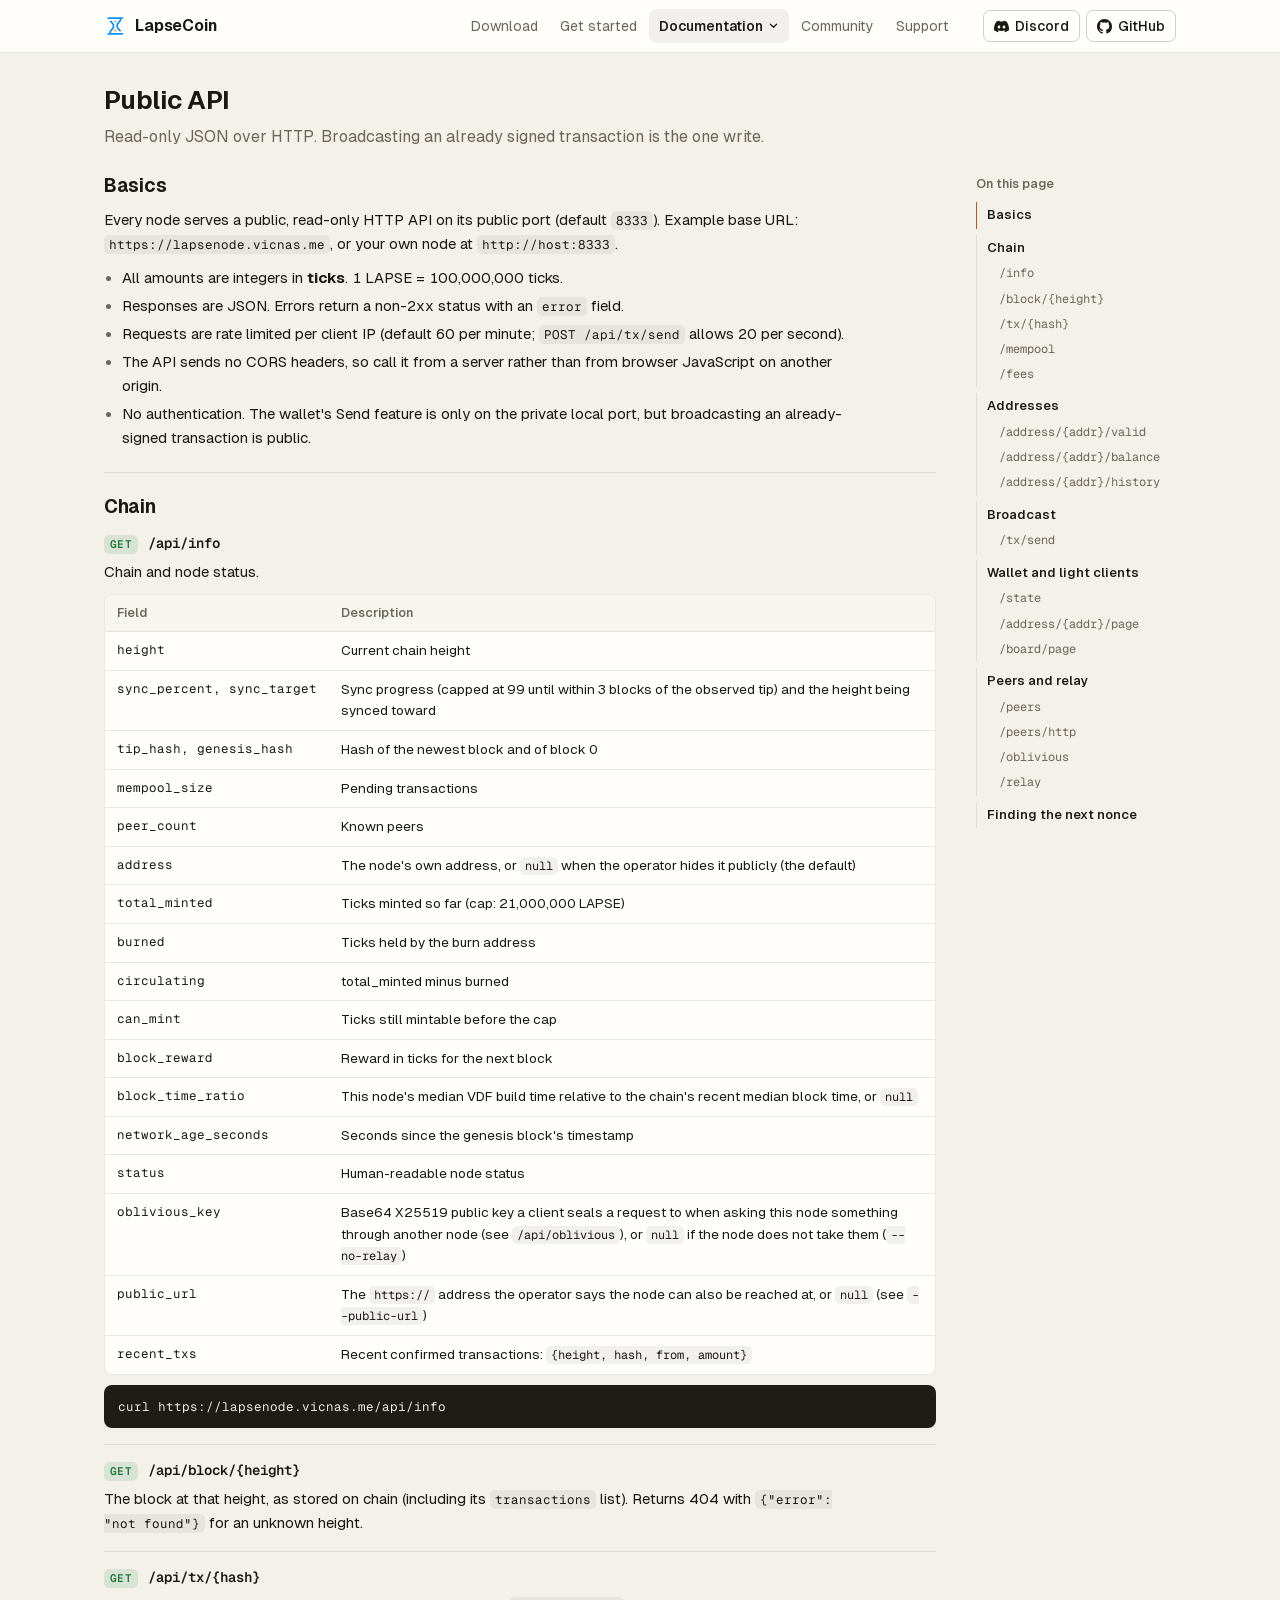
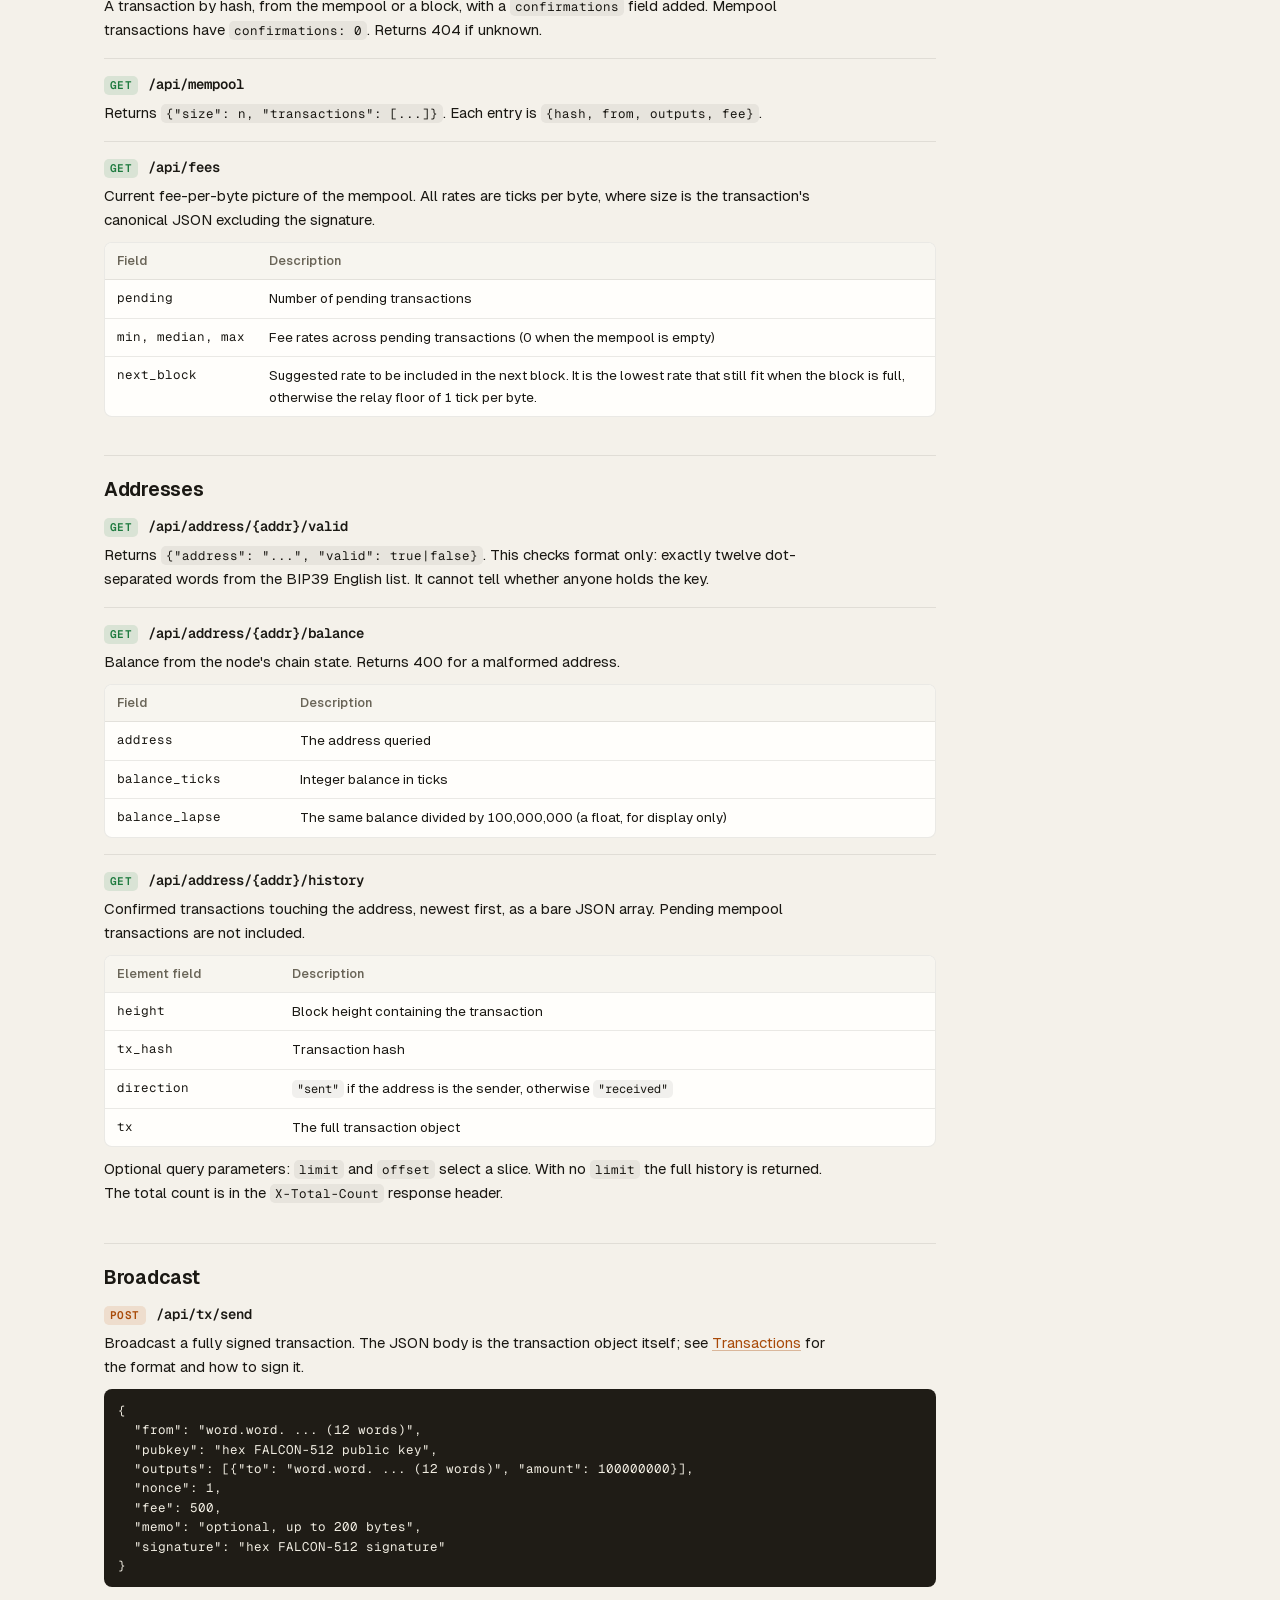
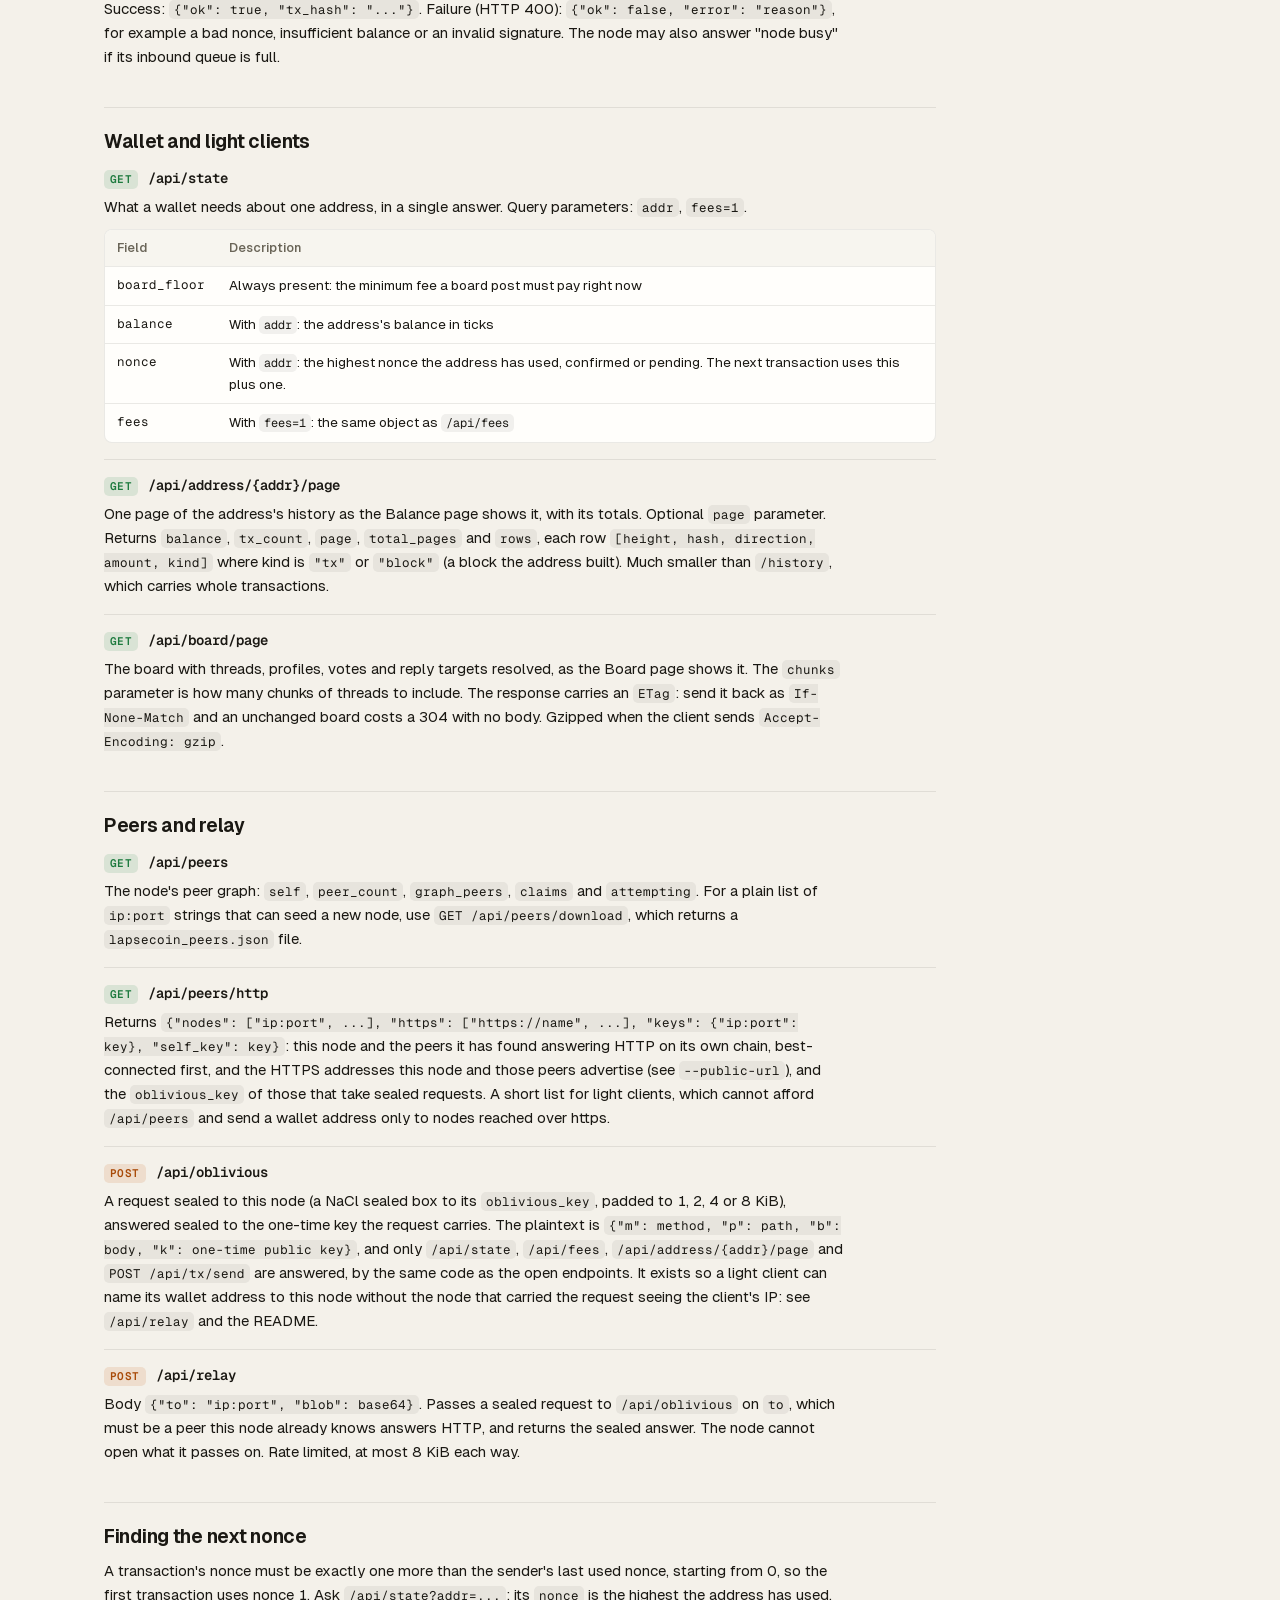
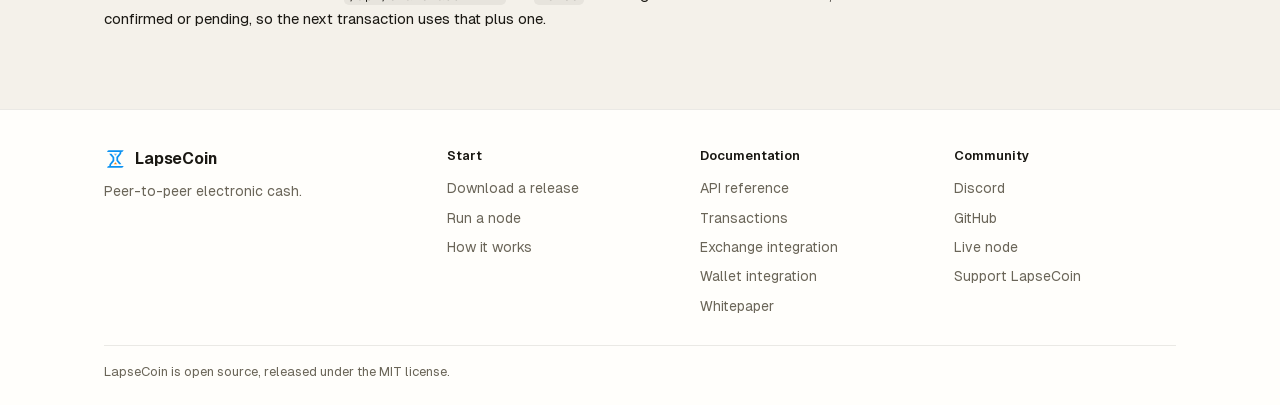
<file: api.html>
<!doctype html>
<!-- Generated by src/build.py from src/pages/api.html. Edit those, not this file. -->
<html lang="en">
<head>
<meta charset="utf-8">
<meta name="viewport" content="width=device-width, initial-scale=1">
<title>Public API | LapseCoin</title>
<meta name="description" content="Public read-only HTTP API served by every LapseCoin node: chain info, blocks, transactions, addresses, fees and broadcast.">
<link rel="icon" type="image/svg+xml" href="lapsecoin.svg">
<link rel="canonical" href="https://lapsecoin.github.io/api.html">
<meta property="og:site_name" content="LapseCoin">
<meta property="og:type" content="website">
<meta property="og:title" content="Public API">
<meta property="og:description" content="Public read-only HTTP API served by every LapseCoin node: chain info, blocks, transactions, addresses, fees and broadcast.">
<meta property="og:url" content="https://lapsecoin.github.io/api.html">
<meta property="og:image" content="https://lapsecoin.github.io/logo-512.png">
<meta property="og:image:width" content="512">
<meta property="og:image:height" content="512">
<meta name="twitter:card" content="summary">
<meta name="theme-color" content="#f4f1ea">
<link rel="preload" href="css/fonts/Geist-Variable.woff2" as="font" type="font/woff2" crossorigin>
<link rel="stylesheet" href="css/site.css">
<!-- Google tag (gtag.js) -->
<script async src="https://www.googletagmanager.com/gtag/js?id=G-2XWCJKT8GJ"></script>
<script>
  window.dataLayer = window.dataLayer || [];
  function gtag(){dataLayer.push(arguments);}
  gtag('js', new Date());

  gtag('config', 'G-2XWCJKT8GJ');
</script>
</head>
<body>
<header class="bar"><div class="bar-in">
<a class="brand" href="index.html"><img src="lapsecoin.svg" alt="" width="22" height="22">LapseCoin</a>
<nav class="nav" aria-label="Site"><a href="downloads.html">Download</a><a href="index.html#start">Get started</a><div class="menu"><button class="menu-btn on" type="button" aria-expanded="false" aria-controls="menu-docs">Documentation<svg class="chev" viewBox="0 0 12 12" aria-hidden="true"><path d="M2.5 4.5 6 8l3.5-3.5" fill="none" stroke="currentColor" stroke-width="1.5" stroke-linecap="round" stroke-linejoin="round"/></svg></button><div class="menu-list" id="menu-docs"><a href="api.html" aria-current="page">API reference</a><a href="tx.html">Transactions</a><a href="exchange.html">Exchange integration</a><a href="wallets.html">Wallet integration</a><a href="https://lapsecoin.github.io/core/whitepaper.html">Whitepaper</a></div></div><a href="index.html#community">Community</a><a href="index.html#support">Support</a></nav>
<div class="ext"><a href="https://discord.gg/FP2d8JmK6r"><svg viewBox="0 0 16 16" aria-hidden="true"><path d="M13.545 2.907a13.2 13.2 0 0 0-3.257-1.011.05.05 0 0 0-.052.025c-.141.25-.297.577-.406.833a12.2 12.2 0 0 0-3.658 0 8 8 0 0 0-.412-.833.05.05 0 0 0-.052-.025c-1.125.194-2.22.534-3.257 1.011a.04.04 0 0 0-.021.018C.356 6.024-.213 9.047.066 12.032q.003.022.021.037a13.3 13.3 0 0 0 3.995 2.02.05.05 0 0 0 .056-.019q.463-.63.818-1.329a.05.05 0 0 0-.01-.059.05.05 0 0 0-.018-.011 8.9 8.9 0 0 1-1.248-.595.05.05 0 0 1-.02-.066.05.05 0 0 1 .015-.019q.127-.095.248-.195a.05.05 0 0 1 .051-.007c2.619 1.196 5.454 1.196 8.041 0a.05.05 0 0 1 .053.007q.121.1.248.195a.05.05 0 0 1-.004.085 8 8 0 0 1-1.249.594.05.05 0 0 0-.03.03.05.05 0 0 0 .003.041c.24.465.515.909.817 1.329a.05.05 0 0 0 .056.019 13.2 13.2 0 0 0 4.001-2.02.05.05 0 0 0 .021-.037c.334-3.451-.559-6.449-2.366-9.106a.03.03 0 0 0-.02-.019m-8.198 7.307c-.789 0-1.438-.724-1.438-1.612s.637-1.613 1.438-1.613c.807 0 1.45.73 1.438 1.613 0 .888-.637 1.612-1.438 1.612m5.316 0c-.788 0-1.438-.724-1.438-1.612s.637-1.613 1.438-1.613c.807 0 1.451.73 1.438 1.613 0 .888-.631 1.612-1.438 1.612"/></svg><span>Discord</span></a><a href="https://github.com/Lapsecoin/core"><svg viewBox="0 0 16 16" aria-hidden="true"><path d="M8 0C3.58 0 0 3.58 0 8c0 3.54 2.29 6.53 5.47 7.59.4.07.55-.17.55-.38 0-.19-.01-.82-.01-1.49-2.01.37-2.53-.49-2.69-.94-.09-.23-.48-.94-.82-1.13-.28-.15-.68-.52-.01-.53.63-.01 1.08.58 1.23.82.72 1.21 1.87.87 2.33.66.07-.52.28-.87.51-1.07-1.78-.2-3.64-.89-3.64-3.95 0-.87.31-1.59.82-2.15-.08-.2-.36-1.02.08-2.12 0 0 .67-.21 2.2.82a7.6 7.6 0 0 1 4 0c1.53-1.04 2.2-.82 2.2-.82.44 1.1.16 1.92.08 2.12.51.56.82 1.27.82 2.15 0 3.07-1.87 3.75-3.65 3.95.29.25.54.73.54 1.48 0 1.07-.01 1.93-.01 2.2 0 .21.15.46.55.38A8.01 8.01 0 0 0 16 8c0-4.42-3.58-8-8-8z"/></svg><span>GitHub</span></a></div>
</div></header>
<main><div class="wrap">
<div class="page-head"><h1>Public API</h1><p>Read-only JSON over HTTP. Broadcasting an already signed transaction is the one write.</p></div>
<div class="doc"><div class="prose">
<section id="basics">
<h2>Basics</h2>
<p>Every node serves a public, read-only HTTP API on its public port (default <code>8333</code>). Example base URL: <code>https://lapsenode.vicnas.me</code>, or your own node at <code>http://host:8333</code>.</p>
<ul>
<li>All amounts are integers in <strong>ticks</strong>. 1 LAPSE = 100,000,000 ticks.</li>
<li>Responses are JSON. Errors return a non-2xx status with an <code>error</code> field.</li>
<li>Requests are rate limited per client IP (default 60 per minute; <code>POST /api/tx/send</code> allows 20 per second).</li>
<li>The API sends no CORS headers, so call it from a server rather than from browser JavaScript on another origin.</li>
<li>No authentication. The wallet's Send feature is only on the private local port, but broadcasting an already-signed transaction is public.</li>
</ul>
</section>
<section id="chain">
<h2>Chain</h2>
<div class="endpoint" id="api-info">
<div class="endpoint-title"><span class="endpoint-method">GET</span> <span class="endpoint-path">/api/info</span></div>
<div class="endpoint-desc">Chain and node status.</div>
<div class="tbl"><table>
<tr><th>Field</th><th>Description</th></tr>
<tr><td>height</td><td>Current chain height</td></tr>
<tr><td>sync_percent, sync_target</td><td>Sync progress (capped at 99 until within 3 blocks of the observed tip) and the height being synced toward</td></tr>
<tr><td>tip_hash, genesis_hash</td><td>Hash of the newest block and of block 0</td></tr>
<tr><td>mempool_size</td><td>Pending transactions</td></tr>
<tr><td>peer_count</td><td>Known peers</td></tr>
<tr><td>address</td><td>The node's own address, or <code>null</code> when the operator hides it publicly (the default)</td></tr>
<tr><td>total_minted</td><td>Ticks minted so far (cap: 21,000,000 LAPSE)</td></tr>
<tr><td>burned</td><td>Ticks held by the burn address</td></tr>
<tr><td>circulating</td><td>total_minted minus burned</td></tr>
<tr><td>can_mint</td><td>Ticks still mintable before the cap</td></tr>
<tr><td>block_reward</td><td>Reward in ticks for the next block</td></tr>
<tr><td>block_time_ratio</td><td>This node's median VDF build time relative to the chain's recent median block time, or <code>null</code></td></tr>
<tr><td>network_age_seconds</td><td>Seconds since the genesis block's timestamp</td></tr>
<tr><td>status</td><td>Human-readable node status</td></tr>
<tr><td>oblivious_key</td><td>Base64 X25519 public key a client seals a request to when asking this node something through another node (see <code>/api/oblivious</code>), or <code>null</code> if the node does not take them (<code>--no-relay</code>)</td></tr>
<tr><td>public_url</td><td>The <code>https://</code> address the operator says the node can also be reached at, or <code>null</code> (see <code>--public-url</code>)</td></tr>
<tr><td>recent_txs</td><td>Recent confirmed transactions: <code>{height, hash, from, amount}</code></td></tr>
</table></div>
<pre>curl https://lapsenode.vicnas.me/api/info</pre>
</div>
<div class="endpoint" id="api-block-height">
<div class="endpoint-title"><span class="endpoint-method">GET</span> <span class="endpoint-path">/api/block/{height}</span></div>
<div class="endpoint-desc">The block at that height, as stored on chain (including its <code>transactions</code> list). Returns 404 with <code>{"error": "not found"}</code> for an unknown height.</div>
</div>
<div class="endpoint" id="api-tx-hash">
<div class="endpoint-title"><span class="endpoint-method">GET</span> <span class="endpoint-path">/api/tx/{hash}</span></div>
<div class="endpoint-desc">A transaction by hash, from the mempool or a block, with a <code>confirmations</code> field added. Mempool transactions have <code>confirmations: 0</code>. Returns 404 if unknown.</div>
</div>
<div class="endpoint" id="api-mempool">
<div class="endpoint-title"><span class="endpoint-method">GET</span> <span class="endpoint-path">/api/mempool</span></div>
<div class="endpoint-desc">Returns <code>{"size": n, "transactions": [...]}</code>. Each entry is <code>{hash, from, outputs, fee}</code>.</div>
</div>
<div class="endpoint" id="api-fees">
<div class="endpoint-title"><span class="endpoint-method">GET</span> <span class="endpoint-path">/api/fees</span></div>
<div class="endpoint-desc">Current fee-per-byte picture of the mempool. All rates are ticks per byte, where size is the transaction's canonical JSON excluding the signature.</div>
<div class="tbl"><table>
<tr><th>Field</th><th>Description</th></tr>
<tr><td>pending</td><td>Number of pending transactions</td></tr>
<tr><td>min, median, max</td><td>Fee rates across pending transactions (0 when the mempool is empty)</td></tr>
<tr><td>next_block</td><td>Suggested rate to be included in the next block. It is the lowest rate that still fit when the block is full, otherwise the relay floor of 1 tick per byte.</td></tr>
</table></div>
</div>
</section>
<section id="addresses">
<h2>Addresses</h2>
<div class="endpoint" id="api-address-addr-valid">
<div class="endpoint-title"><span class="endpoint-method">GET</span> <span class="endpoint-path">/api/address/{addr}/valid</span></div>
<div class="endpoint-desc">Returns <code>{"address": "...", "valid": true|false}</code>. This checks format only: exactly twelve dot-separated words from the BIP39 English list. It cannot tell whether anyone holds the key.</div>
</div>
<div class="endpoint" id="api-address-addr-balance">
<div class="endpoint-title"><span class="endpoint-method">GET</span> <span class="endpoint-path">/api/address/{addr}/balance</span></div>
<div class="endpoint-desc">Balance from the node's chain state. Returns 400 for a malformed address.</div>
<div class="tbl"><table>
<tr><th>Field</th><th>Description</th></tr>
<tr><td>address</td><td>The address queried</td></tr>
<tr><td>balance_ticks</td><td>Integer balance in ticks</td></tr>
<tr><td>balance_lapse</td><td>The same balance divided by 100,000,000 (a float, for display only)</td></tr>
</table></div>
</div>
<div class="endpoint" id="api-address-addr-history">
<div class="endpoint-title"><span class="endpoint-method">GET</span> <span class="endpoint-path">/api/address/{addr}/history</span></div>
<div class="endpoint-desc">Confirmed transactions touching the address, newest first, as a bare JSON array. Pending mempool transactions are not included.</div>
<div class="tbl"><table>
<tr><th>Element field</th><th>Description</th></tr>
<tr><td>height</td><td>Block height containing the transaction</td></tr>
<tr><td>tx_hash</td><td>Transaction hash</td></tr>
<tr><td>direction</td><td><code>"sent"</code> if the address is the sender, otherwise <code>"received"</code></td></tr>
<tr><td>tx</td><td>The full transaction object</td></tr>
</table></div>
<p>Optional query parameters: <code>limit</code> and <code>offset</code> select a slice. With no <code>limit</code> the full history is returned. The total count is in the <code>X-Total-Count</code> response header.</p>
</div>
</section>
<section id="broadcast">
<h2>Broadcast</h2>
<div class="endpoint" id="api-tx-send">
<div class="endpoint-title"><span class="endpoint-method post">POST</span> <span class="endpoint-path">/api/tx/send</span></div>
<div class="endpoint-desc">Broadcast a fully signed transaction. The JSON body is the transaction object itself; see <a href="tx.html">Transactions</a> for the format and how to sign it.</div>
<pre>{
  "from": "word.word. ... (12 words)",
  "pubkey": "hex FALCON-512 public key",
  "outputs": [{"to": "word.word. ... (12 words)", "amount": 100000000}],
  "nonce": 1,
  "fee": 500,
  "memo": "optional, up to 200 bytes",
  "signature": "hex FALCON-512 signature"
}</pre>
<p>Success: <code>{"ok": true, "tx_hash": "..."}</code>. Failure (HTTP 400): <code>{"ok": false, "error": "reason"}</code>, for example a bad nonce, insufficient balance or an invalid signature. The node may also answer "node busy" if its inbound queue is full.</p>
</div>
</section>
<section id="wallet-and-light-clients">
<h2>Wallet and light clients</h2>
<div class="endpoint" id="api-state">
<div class="endpoint-title"><span class="endpoint-method">GET</span> <span class="endpoint-path">/api/state</span></div>
<div class="endpoint-desc">What a wallet needs about one address, in a single answer. Query parameters: <code>addr</code>, <code>fees=1</code>.</div>
<div class="tbl"><table>
<tr><th>Field</th><th>Description</th></tr>
<tr><td>board_floor</td><td>Always present: the minimum fee a board post must pay right now</td></tr>
<tr><td>balance</td><td>With <code>addr</code>: the address's balance in ticks</td></tr>
<tr><td>nonce</td><td>With <code>addr</code>: the highest nonce the address has used, confirmed or pending. The next transaction uses this plus one.</td></tr>
<tr><td>fees</td><td>With <code>fees=1</code>: the same object as <code>/api/fees</code></td></tr>
</table></div>
</div>
<div class="endpoint" id="api-address-addr-page">
<div class="endpoint-title"><span class="endpoint-method">GET</span> <span class="endpoint-path">/api/address/{addr}/page</span></div>
<div class="endpoint-desc">One page of the address's history as the Balance page shows it, with its totals. Optional <code>page</code> parameter. Returns <code>balance</code>, <code>tx_count</code>, <code>page</code>, <code>total_pages</code> and <code>rows</code>, each row <code>[height, hash, direction, amount, kind]</code> where kind is <code>"tx"</code> or <code>"block"</code> (a block the address built). Much smaller than <code>/history</code>, which carries whole transactions.</div>
</div>
<div class="endpoint" id="api-board-page">
<div class="endpoint-title"><span class="endpoint-method">GET</span> <span class="endpoint-path">/api/board/page</span></div>
<div class="endpoint-desc">The board with threads, profiles, votes and reply targets resolved, as the Board page shows it. The <code>chunks</code> parameter is how many chunks of threads to include. The response carries an <code>ETag</code>: send it back as <code>If-None-Match</code> and an unchanged board costs a 304 with no body. Gzipped when the client sends <code>Accept-Encoding: gzip</code>.</div>
</div>
</section>
<section id="peers-and-relay">
<h2>Peers and relay</h2>
<div class="endpoint" id="api-peers">
<div class="endpoint-title"><span class="endpoint-method">GET</span> <span class="endpoint-path">/api/peers</span></div>
<div class="endpoint-desc">The node's peer graph: <code>self</code>, <code>peer_count</code>, <code>graph_peers</code>, <code>claims</code> and <code>attempting</code>. For a plain list of <code>ip:port</code> strings that can seed a new node, use <code>GET /api/peers/download</code>, which returns a <code>lapsecoin_peers.json</code> file.</div>
</div>
<div class="endpoint" id="api-peers-http">
<div class="endpoint-title"><span class="endpoint-method">GET</span> <span class="endpoint-path">/api/peers/http</span></div>
<div class="endpoint-desc">Returns <code>{"nodes": ["ip:port", ...], "https": ["https://name", ...], "keys": {"ip:port": key}, "self_key": key}</code>: this node and the peers it has found answering HTTP on its own chain, best-connected first, and the HTTPS addresses this node and those peers advertise (see <code>--public-url</code>), and the <code>oblivious_key</code> of those that take sealed requests. A short list for light clients, which cannot afford <code>/api/peers</code> and send a wallet address only to nodes reached over https.</div>
</div>
<div class="endpoint" id="api-oblivious">
<div class="endpoint-title"><span class="endpoint-method post">POST</span> <span class="endpoint-path">/api/oblivious</span></div>
<div class="endpoint-desc">A request sealed to this node (a NaCl sealed box to its <code>oblivious_key</code>, padded to 1, 2, 4 or 8 KiB), answered sealed to the one-time key the request carries. The plaintext is <code>{"m": method, "p": path, "b": body, "k": one-time public key}</code>, and only <code>/api/state</code>, <code>/api/fees</code>, <code>/api/address/{addr}/page</code> and <code>POST /api/tx/send</code> are answered, by the same code as the open endpoints. It exists so a light client can name its wallet address to this node without the node that carried the request seeing the client's IP: see <code>/api/relay</code> and the README.</div>
</div>
<div class="endpoint" id="api-relay">
<div class="endpoint-title"><span class="endpoint-method post">POST</span> <span class="endpoint-path">/api/relay</span></div>
<div class="endpoint-desc">Body <code>{"to": "ip:port", "blob": base64}</code>. Passes a sealed request to <code>/api/oblivious</code> on <code>to</code>, which must be a peer this node already knows answers HTTP, and returns the sealed answer. The node cannot open what it passes on. Rate limited, at most 8 KiB each way.</div>
</div>
</section>
<section id="finding-the-next-nonce">
<h2>Finding the next nonce</h2>
<p>A transaction's nonce must be exactly one more than the sender's last used nonce, starting from 0, so the first transaction uses nonce 1. Ask <code>/api/state?addr=...</code>: its <code>nonce</code> is the highest the address has used, confirmed or pending, so the next transaction uses that plus one.</p>
</section>
</div><aside class="toc" aria-label="On this page"><b>On this page</b><a href="#basics">Basics</a><a href="#chain">Chain</a><a class="sub" href="#api-info">/info</a><a class="sub" href="#api-block-height">/block/{height}</a><a class="sub" href="#api-tx-hash">/tx/{hash}</a><a class="sub" href="#api-mempool">/mempool</a><a class="sub" href="#api-fees">/fees</a><a href="#addresses">Addresses</a><a class="sub" href="#api-address-addr-valid">/address/{addr}/valid</a><a class="sub" href="#api-address-addr-balance">/address/{addr}/balance</a><a class="sub" href="#api-address-addr-history">/address/{addr}/history</a><a href="#broadcast">Broadcast</a><a class="sub" href="#api-tx-send">/tx/send</a><a href="#wallet-and-light-clients">Wallet and light clients</a><a class="sub" href="#api-state">/state</a><a class="sub" href="#api-address-addr-page">/address/{addr}/page</a><a class="sub" href="#api-board-page">/board/page</a><a href="#peers-and-relay">Peers and relay</a><a class="sub" href="#api-peers">/peers</a><a class="sub" href="#api-peers-http">/peers/http</a><a class="sub" href="#api-oblivious">/oblivious</a><a class="sub" href="#api-relay">/relay</a><a href="#finding-the-next-nonce">Finding the next nonce</a></aside></div>
</div></main>
<footer><div class="wrap">
<div class="foot">
<div class="foot-brand"><a class="brand" href="index.html"><img src="lapsecoin.svg" alt="" width="22" height="22">LapseCoin</a><p>Peer-to-peer electronic cash.</p></div>
<div class="foot-col"><b>Start</b><a href="downloads.html">Download a release</a><a href="index.html#run">Run a node</a><a href="index.html#how">How it works</a></div>
<div class="foot-col"><b>Documentation</b><a href="api.html">API reference</a><a href="tx.html">Transactions</a><a href="exchange.html">Exchange integration</a><a href="wallets.html">Wallet integration</a><a href="https://lapsecoin.github.io/core/whitepaper.html">Whitepaper</a></div>
<div class="foot-col"><b>Community</b><a href="https://discord.gg/FP2d8JmK6r">Discord</a><a href="https://github.com/Lapsecoin/core">GitHub</a><a href="https://lapsenode.vicnas.me/">Live node</a><a href="index.html#support">Support LapseCoin</a></div>
</div>
<p class="legal">LapseCoin is open source, released under the MIT license.</p>
</div></footer>
<script src="js/site.js" defer></script>
</body>
</html>
</file>
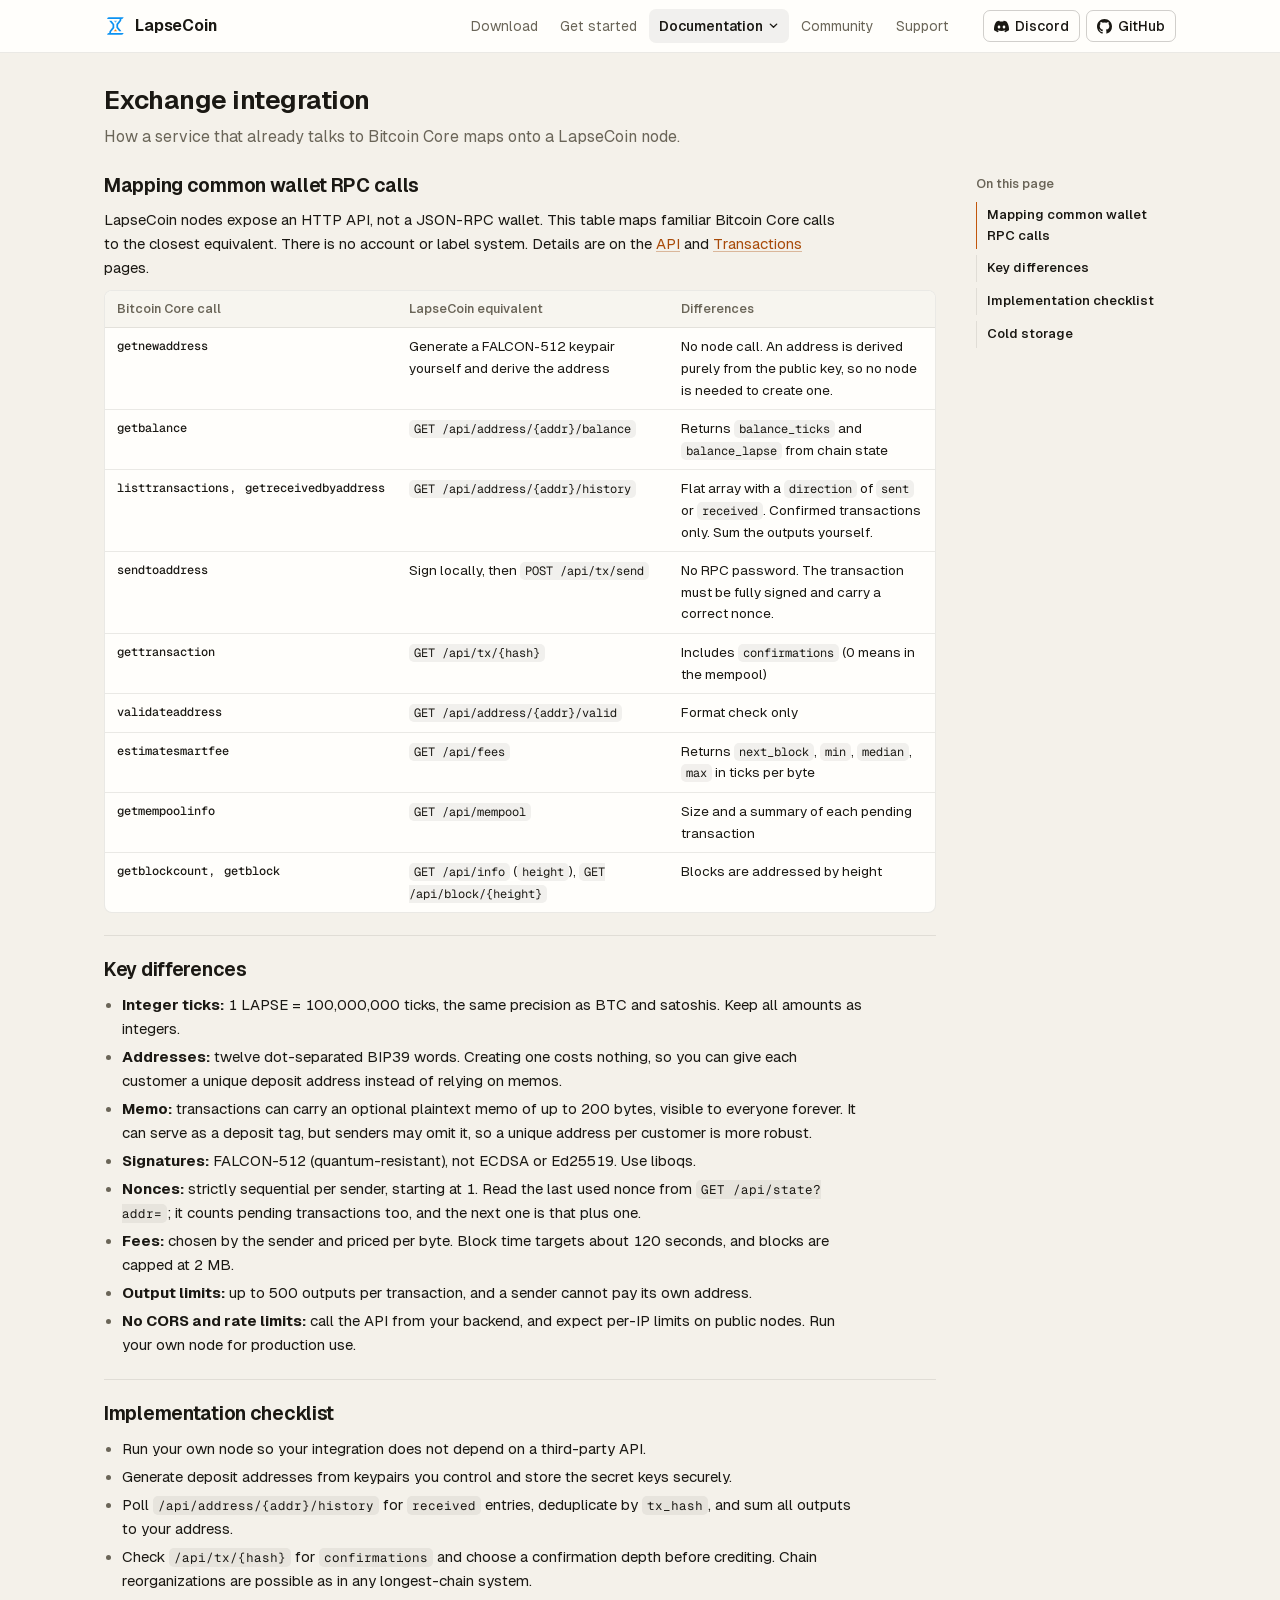
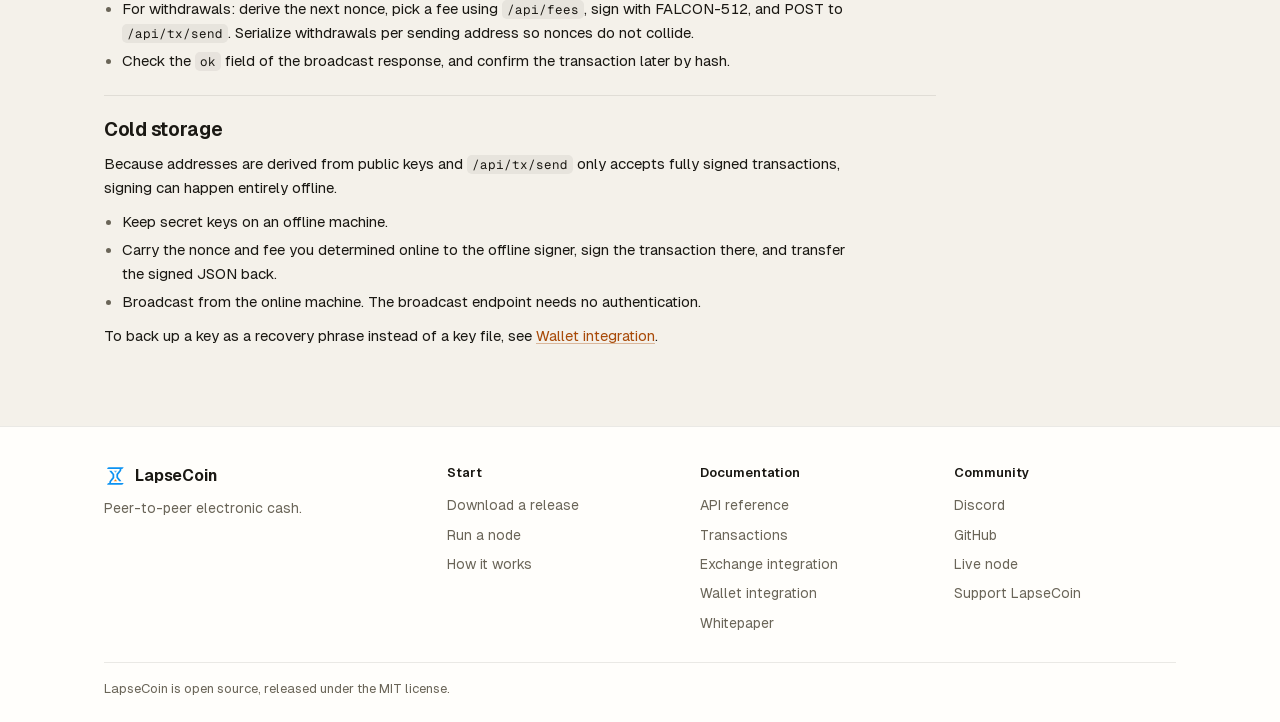
<file: exchange.html>
<!doctype html>
<!-- Generated by src/build.py from src/pages/exchange.html. Edit those, not this file. -->
<html lang="en">
<head>
<meta charset="utf-8">
<meta name="viewport" content="width=device-width, initial-scale=1">
<title>Exchange integration | LapseCoin</title>
<meta name="description" content="Integrating LapseCoin for exchanges: Bitcoin Core RPC equivalents, deposit detection, withdrawals and cold storage.">
<link rel="icon" type="image/svg+xml" href="lapsecoin.svg">
<link rel="canonical" href="https://lapsecoin.github.io/exchange.html">
<meta property="og:site_name" content="LapseCoin">
<meta property="og:type" content="website">
<meta property="og:title" content="Exchange integration">
<meta property="og:description" content="Integrating LapseCoin for exchanges: Bitcoin Core RPC equivalents, deposit detection, withdrawals and cold storage.">
<meta property="og:url" content="https://lapsecoin.github.io/exchange.html">
<meta property="og:image" content="https://lapsecoin.github.io/logo-512.png">
<meta property="og:image:width" content="512">
<meta property="og:image:height" content="512">
<meta name="twitter:card" content="summary">
<meta name="theme-color" content="#f4f1ea">
<link rel="preload" href="css/fonts/Geist-Variable.woff2" as="font" type="font/woff2" crossorigin>
<link rel="stylesheet" href="css/site.css">
<!-- Google tag (gtag.js) -->
<script async src="https://www.googletagmanager.com/gtag/js?id=G-2XWCJKT8GJ"></script>
<script>
  window.dataLayer = window.dataLayer || [];
  function gtag(){dataLayer.push(arguments);}
  gtag('js', new Date());

  gtag('config', 'G-2XWCJKT8GJ');
</script>
</head>
<body>
<header class="bar"><div class="bar-in">
<a class="brand" href="index.html"><img src="lapsecoin.svg" alt="" width="22" height="22">LapseCoin</a>
<nav class="nav" aria-label="Site"><a href="downloads.html">Download</a><a href="index.html#start">Get started</a><div class="menu"><button class="menu-btn on" type="button" aria-expanded="false" aria-controls="menu-docs">Documentation<svg class="chev" viewBox="0 0 12 12" aria-hidden="true"><path d="M2.5 4.5 6 8l3.5-3.5" fill="none" stroke="currentColor" stroke-width="1.5" stroke-linecap="round" stroke-linejoin="round"/></svg></button><div class="menu-list" id="menu-docs"><a href="api.html">API reference</a><a href="tx.html">Transactions</a><a href="exchange.html" aria-current="page">Exchange integration</a><a href="wallets.html">Wallet integration</a><a href="https://lapsecoin.github.io/core/whitepaper.html">Whitepaper</a></div></div><a href="index.html#community">Community</a><a href="index.html#support">Support</a></nav>
<div class="ext"><a href="https://discord.gg/FP2d8JmK6r"><svg viewBox="0 0 16 16" aria-hidden="true"><path d="M13.545 2.907a13.2 13.2 0 0 0-3.257-1.011.05.05 0 0 0-.052.025c-.141.25-.297.577-.406.833a12.2 12.2 0 0 0-3.658 0 8 8 0 0 0-.412-.833.05.05 0 0 0-.052-.025c-1.125.194-2.22.534-3.257 1.011a.04.04 0 0 0-.021.018C.356 6.024-.213 9.047.066 12.032q.003.022.021.037a13.3 13.3 0 0 0 3.995 2.02.05.05 0 0 0 .056-.019q.463-.63.818-1.329a.05.05 0 0 0-.01-.059.05.05 0 0 0-.018-.011 8.9 8.9 0 0 1-1.248-.595.05.05 0 0 1-.02-.066.05.05 0 0 1 .015-.019q.127-.095.248-.195a.05.05 0 0 1 .051-.007c2.619 1.196 5.454 1.196 8.041 0a.05.05 0 0 1 .053.007q.121.1.248.195a.05.05 0 0 1-.004.085 8 8 0 0 1-1.249.594.05.05 0 0 0-.03.03.05.05 0 0 0 .003.041c.24.465.515.909.817 1.329a.05.05 0 0 0 .056.019 13.2 13.2 0 0 0 4.001-2.02.05.05 0 0 0 .021-.037c.334-3.451-.559-6.449-2.366-9.106a.03.03 0 0 0-.02-.019m-8.198 7.307c-.789 0-1.438-.724-1.438-1.612s.637-1.613 1.438-1.613c.807 0 1.45.73 1.438 1.613 0 .888-.637 1.612-1.438 1.612m5.316 0c-.788 0-1.438-.724-1.438-1.612s.637-1.613 1.438-1.613c.807 0 1.451.73 1.438 1.613 0 .888-.631 1.612-1.438 1.612"/></svg><span>Discord</span></a><a href="https://github.com/Lapsecoin/core"><svg viewBox="0 0 16 16" aria-hidden="true"><path d="M8 0C3.58 0 0 3.58 0 8c0 3.54 2.29 6.53 5.47 7.59.4.07.55-.17.55-.38 0-.19-.01-.82-.01-1.49-2.01.37-2.53-.49-2.69-.94-.09-.23-.48-.94-.82-1.13-.28-.15-.68-.52-.01-.53.63-.01 1.08.58 1.23.82.72 1.21 1.87.87 2.33.66.07-.52.28-.87.51-1.07-1.78-.2-3.64-.89-3.64-3.95 0-.87.31-1.59.82-2.15-.08-.2-.36-1.02.08-2.12 0 0 .67-.21 2.2.82a7.6 7.6 0 0 1 4 0c1.53-1.04 2.2-.82 2.2-.82.44 1.1.16 1.92.08 2.12.51.56.82 1.27.82 2.15 0 3.07-1.87 3.75-3.65 3.95.29.25.54.73.54 1.48 0 1.07-.01 1.93-.01 2.2 0 .21.15.46.55.38A8.01 8.01 0 0 0 16 8c0-4.42-3.58-8-8-8z"/></svg><span>GitHub</span></a></div>
</div></header>
<main><div class="wrap">
<div class="page-head"><h1>Exchange integration</h1><p>How a service that already talks to Bitcoin Core maps onto a LapseCoin node.</p></div>
<div class="doc"><div class="prose">
<section id="mapping-common-wallet-rpc-calls">
<h2>Mapping common wallet RPC calls</h2>
<p>LapseCoin nodes expose an HTTP API, not a JSON-RPC wallet. This table maps familiar Bitcoin Core calls to the closest equivalent. There is no account or label system. Details are on the <a href="api.html">API</a> and <a href="tx.html">Transactions</a> pages.</p>
<div class="tbl"><table>
<tr><th>Bitcoin Core call</th><th>LapseCoin equivalent</th><th>Differences</th></tr>
<tr><td><code>getnewaddress</code></td><td>Generate a FALCON-512 keypair yourself and derive the address</td><td>No node call. An address is derived purely from the public key, so no node is needed to create one.</td></tr>
<tr><td><code>getbalance</code></td><td><code>GET /api/address/{addr}/balance</code></td><td>Returns <code>balance_ticks</code> and <code>balance_lapse</code> from chain state</td></tr>
<tr><td><code>listtransactions</code>, <code>getreceivedbyaddress</code></td><td><code>GET /api/address/{addr}/history</code></td><td>Flat array with a <code>direction</code> of <code>sent</code> or <code>received</code>. Confirmed transactions only. Sum the outputs yourself.</td></tr>
<tr><td><code>sendtoaddress</code></td><td>Sign locally, then <code>POST /api/tx/send</code></td><td>No RPC password. The transaction must be fully signed and carry a correct nonce.</td></tr>
<tr><td><code>gettransaction</code></td><td><code>GET /api/tx/{hash}</code></td><td>Includes <code>confirmations</code> (0 means in the mempool)</td></tr>
<tr><td><code>validateaddress</code></td><td><code>GET /api/address/{addr}/valid</code></td><td>Format check only</td></tr>
<tr><td><code>estimatesmartfee</code></td><td><code>GET /api/fees</code></td><td>Returns <code>next_block</code>, <code>min</code>, <code>median</code>, <code>max</code> in ticks per byte</td></tr>
<tr><td><code>getmempoolinfo</code></td><td><code>GET /api/mempool</code></td><td>Size and a summary of each pending transaction</td></tr>
<tr><td><code>getblockcount</code>, <code>getblock</code></td><td><code>GET /api/info</code> (<code>height</code>), <code>GET /api/block/{height}</code></td><td>Blocks are addressed by height</td></tr>
</table></div>
</section>
<section id="key-differences">
<h2>Key differences</h2>
<ul>
<li><strong>Integer ticks:</strong> 1 LAPSE = 100,000,000 ticks, the same precision as BTC and satoshis. Keep all amounts as integers.</li>
<li><strong>Addresses:</strong> twelve dot-separated BIP39 words. Creating one costs nothing, so you can give each customer a unique deposit address instead of relying on memos.</li>
<li><strong>Memo:</strong> transactions can carry an optional plaintext memo of up to 200 bytes, visible to everyone forever. It can serve as a deposit tag, but senders may omit it, so a unique address per customer is more robust.</li>
<li><strong>Signatures:</strong> FALCON-512 (quantum-resistant), not ECDSA or Ed25519. Use liboqs.</li>
<li><strong>Nonces:</strong> strictly sequential per sender, starting at 1. Read the last used nonce from <code>GET /api/state?addr=</code>; it counts pending transactions too, and the next one is that plus one.</li>
<li><strong>Fees:</strong> chosen by the sender and priced per byte. Block time targets about 120 seconds, and blocks are capped at 2 MB.</li>
<li><strong>Output limits:</strong> up to 500 outputs per transaction, and a sender cannot pay its own address.</li>
<li><strong>No CORS and rate limits:</strong> call the API from your backend, and expect per-IP limits on public nodes. Run your own node for production use.</li>
</ul>
</section>
<section id="implementation-checklist">
<h2>Implementation checklist</h2>
<ul>
<li>Run your own node so your integration does not depend on a third-party API.</li>
<li>Generate deposit addresses from keypairs you control and store the secret keys securely.</li>
<li>Poll <code>/api/address/{addr}/history</code> for <code>received</code> entries, deduplicate by <code>tx_hash</code>, and sum all outputs to your address.</li>
<li>Check <code>/api/tx/{hash}</code> for <code>confirmations</code> and choose a confirmation depth before crediting. Chain reorganizations are possible as in any longest-chain system.</li>
<li>For withdrawals: derive the next nonce, pick a fee using <code>/api/fees</code>, sign with FALCON-512, and POST to <code>/api/tx/send</code>. Serialize withdrawals per sending address so nonces do not collide.</li>
<li>Check the <code>ok</code> field of the broadcast response, and confirm the transaction later by hash.</li>
</ul>
</section>
<section id="cold-storage">
<h2>Cold storage</h2>
<p>Because addresses are derived from public keys and <code>/api/tx/send</code> only accepts fully signed transactions, signing can happen entirely offline.</p>
<ul>
<li>Keep secret keys on an offline machine.</li>
<li>Carry the nonce and fee you determined online to the offline signer, sign the transaction there, and transfer the signed JSON back.</li>
<li>Broadcast from the online machine. The broadcast endpoint needs no authentication.</li>
</ul>
<p>To back up a key as a recovery phrase instead of a key file, see <a href="wallets.html">Wallet integration</a>.</p>
</section>
</div><aside class="toc" aria-label="On this page"><b>On this page</b><a href="#mapping-common-wallet-rpc-calls">Mapping common wallet RPC calls</a><a href="#key-differences">Key differences</a><a href="#implementation-checklist">Implementation checklist</a><a href="#cold-storage">Cold storage</a></aside></div>
</div></main>
<footer><div class="wrap">
<div class="foot">
<div class="foot-brand"><a class="brand" href="index.html"><img src="lapsecoin.svg" alt="" width="22" height="22">LapseCoin</a><p>Peer-to-peer electronic cash.</p></div>
<div class="foot-col"><b>Start</b><a href="downloads.html">Download a release</a><a href="index.html#run">Run a node</a><a href="index.html#how">How it works</a></div>
<div class="foot-col"><b>Documentation</b><a href="api.html">API reference</a><a href="tx.html">Transactions</a><a href="exchange.html">Exchange integration</a><a href="wallets.html">Wallet integration</a><a href="https://lapsecoin.github.io/core/whitepaper.html">Whitepaper</a></div>
<div class="foot-col"><b>Community</b><a href="https://discord.gg/FP2d8JmK6r">Discord</a><a href="https://github.com/Lapsecoin/core">GitHub</a><a href="https://lapsenode.vicnas.me/">Live node</a><a href="index.html#support">Support LapseCoin</a></div>
</div>
<p class="legal">LapseCoin is open source, released under the MIT license.</p>
</div></footer>
<script src="js/site.js" defer></script>
</body>
</html>
</file>
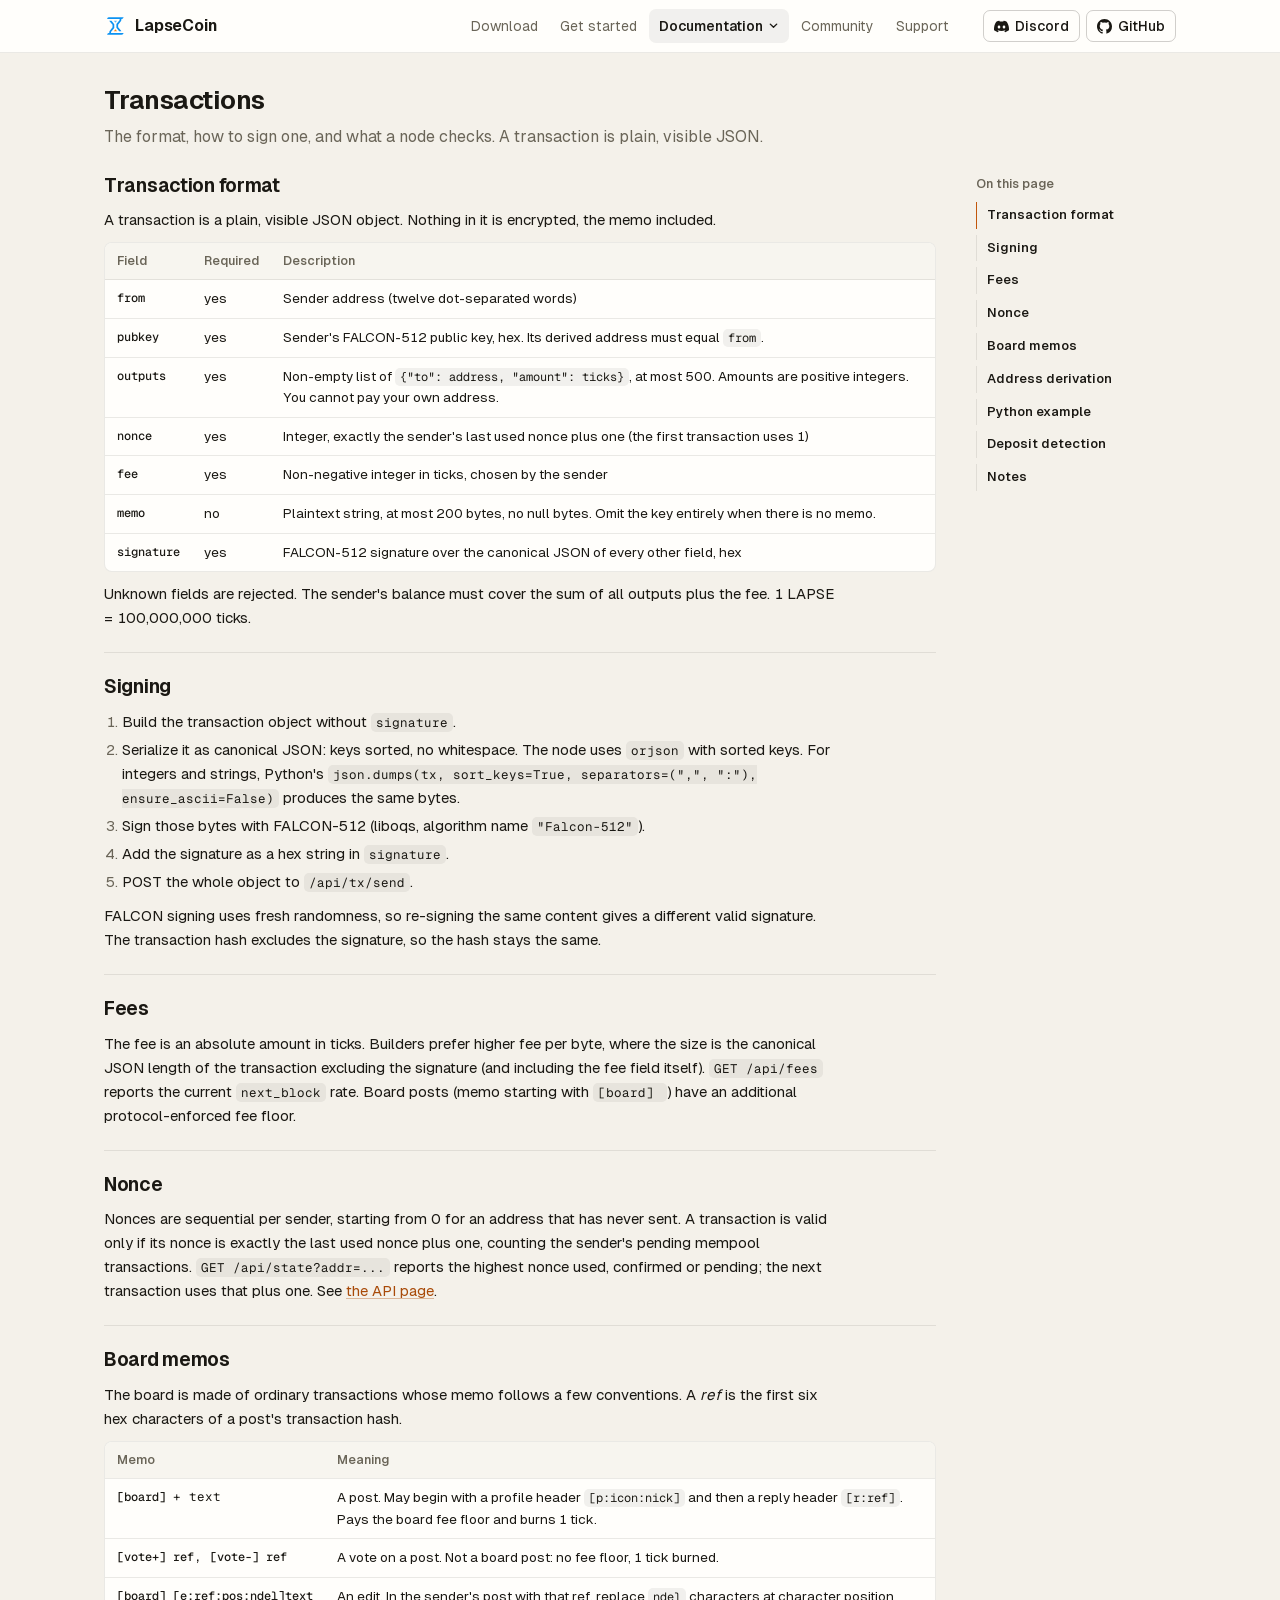
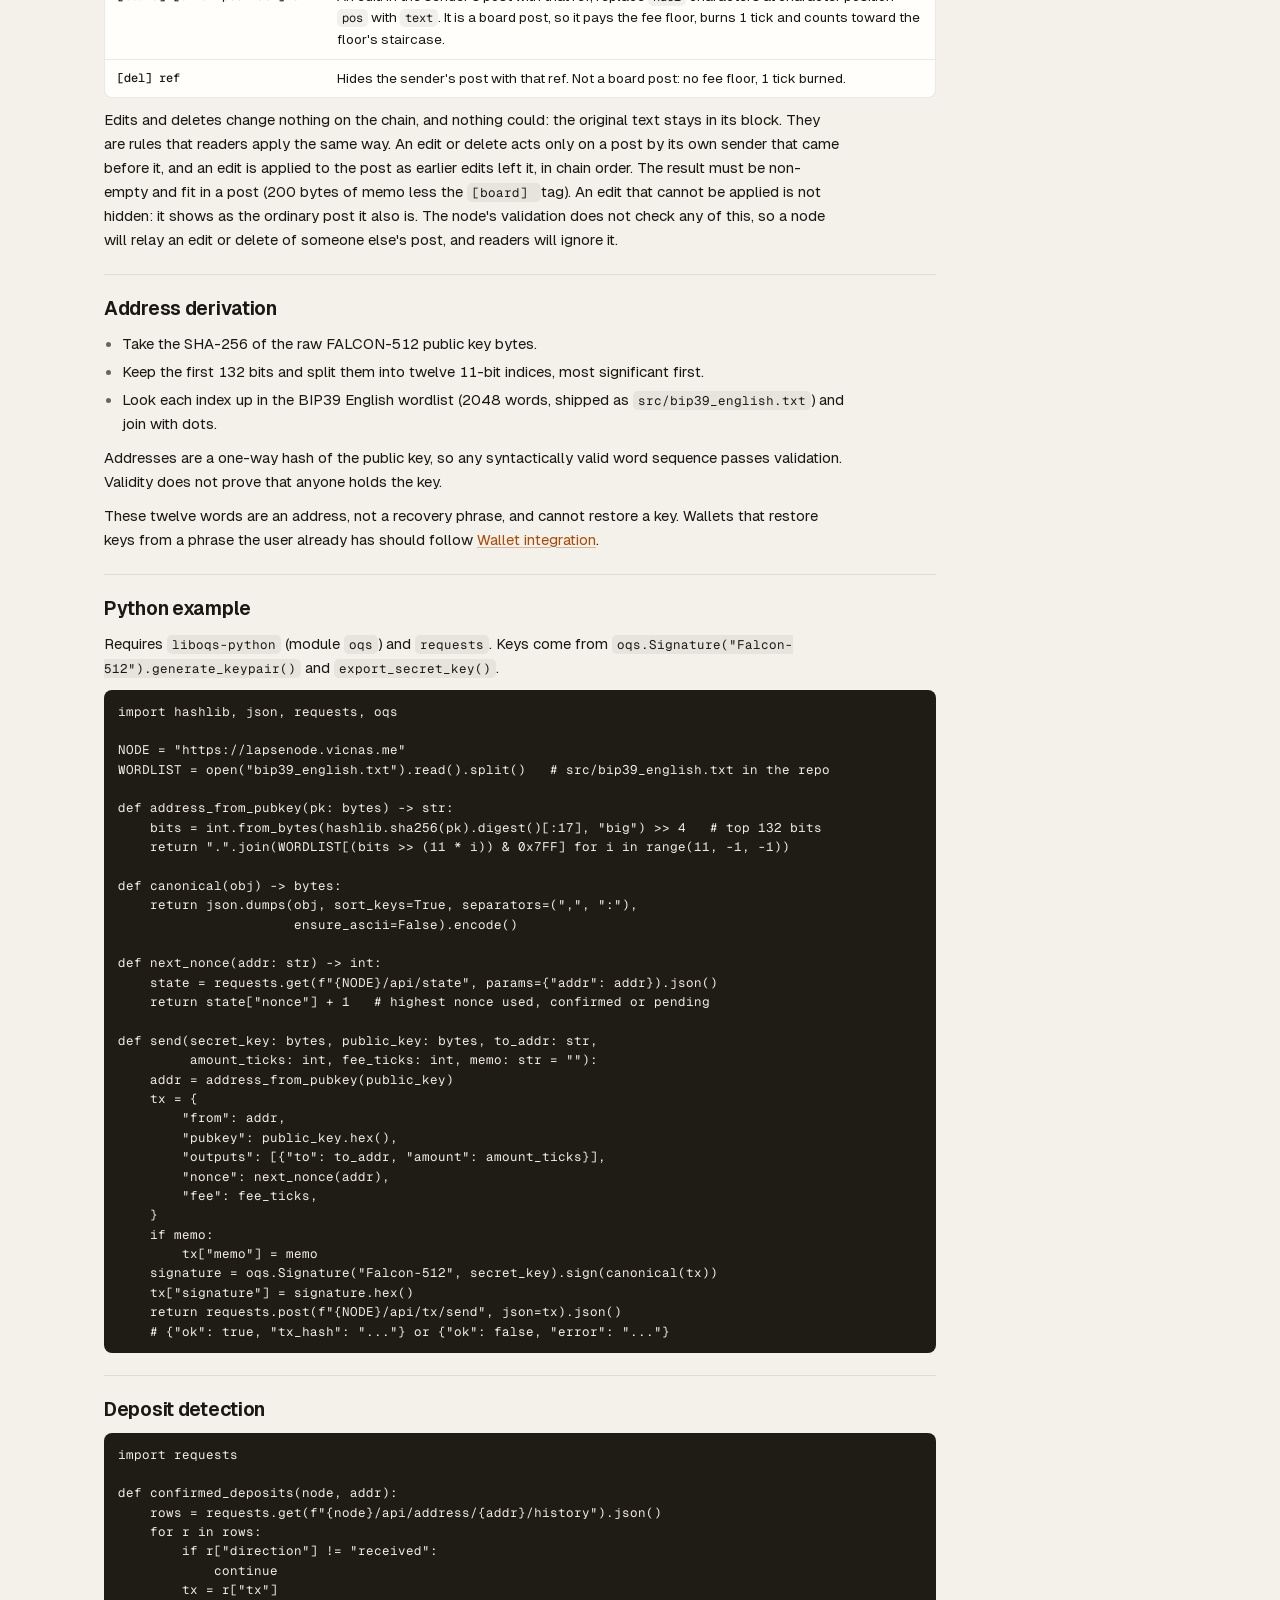
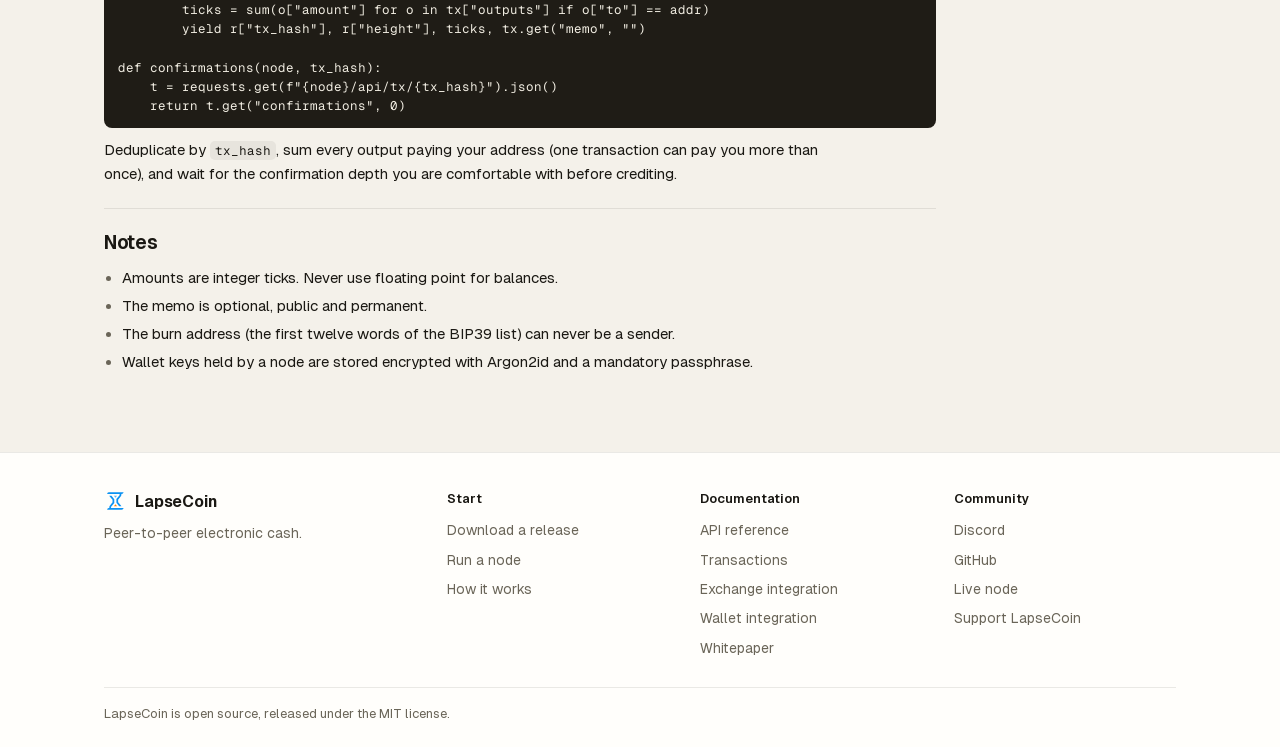
<file: tx.html>
<!doctype html>
<!-- Generated by src/build.py from src/pages/tx.html. Edit those, not this file. -->
<html lang="en">
<head>
<meta charset="utf-8">
<meta name="viewport" content="width=device-width, initial-scale=1">
<title>Transactions | LapseCoin</title>
<meta name="description" content="LapseCoin transaction format, canonical JSON signing with FALCON-512, address derivation, and Python examples.">
<link rel="icon" type="image/svg+xml" href="lapsecoin.svg">
<link rel="canonical" href="https://lapsecoin.github.io/tx.html">
<meta property="og:site_name" content="LapseCoin">
<meta property="og:type" content="website">
<meta property="og:title" content="Transactions">
<meta property="og:description" content="LapseCoin transaction format, canonical JSON signing with FALCON-512, address derivation, and Python examples.">
<meta property="og:url" content="https://lapsecoin.github.io/tx.html">
<meta property="og:image" content="https://lapsecoin.github.io/logo-512.png">
<meta property="og:image:width" content="512">
<meta property="og:image:height" content="512">
<meta name="twitter:card" content="summary">
<meta name="theme-color" content="#f4f1ea">
<link rel="preload" href="css/fonts/Geist-Variable.woff2" as="font" type="font/woff2" crossorigin>
<link rel="stylesheet" href="css/site.css">
<!-- Google tag (gtag.js) -->
<script async src="https://www.googletagmanager.com/gtag/js?id=G-2XWCJKT8GJ"></script>
<script>
  window.dataLayer = window.dataLayer || [];
  function gtag(){dataLayer.push(arguments);}
  gtag('js', new Date());

  gtag('config', 'G-2XWCJKT8GJ');
</script>
</head>
<body>
<header class="bar"><div class="bar-in">
<a class="brand" href="index.html"><img src="lapsecoin.svg" alt="" width="22" height="22">LapseCoin</a>
<nav class="nav" aria-label="Site"><a href="downloads.html">Download</a><a href="index.html#start">Get started</a><div class="menu"><button class="menu-btn on" type="button" aria-expanded="false" aria-controls="menu-docs">Documentation<svg class="chev" viewBox="0 0 12 12" aria-hidden="true"><path d="M2.5 4.5 6 8l3.5-3.5" fill="none" stroke="currentColor" stroke-width="1.5" stroke-linecap="round" stroke-linejoin="round"/></svg></button><div class="menu-list" id="menu-docs"><a href="api.html">API reference</a><a href="tx.html" aria-current="page">Transactions</a><a href="exchange.html">Exchange integration</a><a href="wallets.html">Wallet integration</a><a href="https://lapsecoin.github.io/core/whitepaper.html">Whitepaper</a></div></div><a href="index.html#community">Community</a><a href="index.html#support">Support</a></nav>
<div class="ext"><a href="https://discord.gg/FP2d8JmK6r"><svg viewBox="0 0 16 16" aria-hidden="true"><path d="M13.545 2.907a13.2 13.2 0 0 0-3.257-1.011.05.05 0 0 0-.052.025c-.141.25-.297.577-.406.833a12.2 12.2 0 0 0-3.658 0 8 8 0 0 0-.412-.833.05.05 0 0 0-.052-.025c-1.125.194-2.22.534-3.257 1.011a.04.04 0 0 0-.021.018C.356 6.024-.213 9.047.066 12.032q.003.022.021.037a13.3 13.3 0 0 0 3.995 2.02.05.05 0 0 0 .056-.019q.463-.63.818-1.329a.05.05 0 0 0-.01-.059.05.05 0 0 0-.018-.011 8.9 8.9 0 0 1-1.248-.595.05.05 0 0 1-.02-.066.05.05 0 0 1 .015-.019q.127-.095.248-.195a.05.05 0 0 1 .051-.007c2.619 1.196 5.454 1.196 8.041 0a.05.05 0 0 1 .053.007q.121.1.248.195a.05.05 0 0 1-.004.085 8 8 0 0 1-1.249.594.05.05 0 0 0-.03.03.05.05 0 0 0 .003.041c.24.465.515.909.817 1.329a.05.05 0 0 0 .056.019 13.2 13.2 0 0 0 4.001-2.02.05.05 0 0 0 .021-.037c.334-3.451-.559-6.449-2.366-9.106a.03.03 0 0 0-.02-.019m-8.198 7.307c-.789 0-1.438-.724-1.438-1.612s.637-1.613 1.438-1.613c.807 0 1.45.73 1.438 1.613 0 .888-.637 1.612-1.438 1.612m5.316 0c-.788 0-1.438-.724-1.438-1.612s.637-1.613 1.438-1.613c.807 0 1.451.73 1.438 1.613 0 .888-.631 1.612-1.438 1.612"/></svg><span>Discord</span></a><a href="https://github.com/Lapsecoin/core"><svg viewBox="0 0 16 16" aria-hidden="true"><path d="M8 0C3.58 0 0 3.58 0 8c0 3.54 2.29 6.53 5.47 7.59.4.07.55-.17.55-.38 0-.19-.01-.82-.01-1.49-2.01.37-2.53-.49-2.69-.94-.09-.23-.48-.94-.82-1.13-.28-.15-.68-.52-.01-.53.63-.01 1.08.58 1.23.82.72 1.21 1.87.87 2.33.66.07-.52.28-.87.51-1.07-1.78-.2-3.64-.89-3.64-3.95 0-.87.31-1.59.82-2.15-.08-.2-.36-1.02.08-2.12 0 0 .67-.21 2.2.82a7.6 7.6 0 0 1 4 0c1.53-1.04 2.2-.82 2.2-.82.44 1.1.16 1.92.08 2.12.51.56.82 1.27.82 2.15 0 3.07-1.87 3.75-3.65 3.95.29.25.54.73.54 1.48 0 1.07-.01 1.93-.01 2.2 0 .21.15.46.55.38A8.01 8.01 0 0 0 16 8c0-4.42-3.58-8-8-8z"/></svg><span>GitHub</span></a></div>
</div></header>
<main><div class="wrap">
<div class="page-head"><h1>Transactions</h1><p>The format, how to sign one, and what a node checks. A transaction is plain, visible JSON.</p></div>
<div class="doc"><div class="prose">
<section id="transaction-format">
<h2>Transaction format</h2>
<p>A transaction is a plain, visible JSON object. Nothing in it is encrypted, the memo included.</p>
<div class="tbl"><table>
<tr><th>Field</th><th>Required</th><th>Description</th></tr>
<tr><td><code>from</code></td><td>yes</td><td>Sender address (twelve dot-separated words)</td></tr>
<tr><td><code>pubkey</code></td><td>yes</td><td>Sender's FALCON-512 public key, hex. Its derived address must equal <code>from</code>.</td></tr>
<tr><td><code>outputs</code></td><td>yes</td><td>Non-empty list of <code>{"to": address, "amount": ticks}</code>, at most 500. Amounts are positive integers. You cannot pay your own address.</td></tr>
<tr><td><code>nonce</code></td><td>yes</td><td>Integer, exactly the sender's last used nonce plus one (the first transaction uses 1)</td></tr>
<tr><td><code>fee</code></td><td>yes</td><td>Non-negative integer in ticks, chosen by the sender</td></tr>
<tr><td><code>memo</code></td><td>no</td><td>Plaintext string, at most 200 bytes, no null bytes. Omit the key entirely when there is no memo.</td></tr>
<tr><td><code>signature</code></td><td>yes</td><td>FALCON-512 signature over the canonical JSON of every other field, hex</td></tr>
</table></div>
<p>Unknown fields are rejected. The sender's balance must cover the sum of all outputs plus the fee. 1 LAPSE = 100,000,000 ticks.</p>
</section>
<section id="signing">
<h2>Signing</h2>
<ol>
<li>Build the transaction object without <code>signature</code>.</li>
<li>Serialize it as canonical JSON: keys sorted, no whitespace. The node uses <code>orjson</code> with sorted keys. For integers and strings, Python's <code>json.dumps(tx, sort_keys=True, separators=(",", ":"), ensure_ascii=False)</code> produces the same bytes.</li>
<li>Sign those bytes with FALCON-512 (liboqs, algorithm name <code>"Falcon-512"</code>).</li>
<li>Add the signature as a hex string in <code>signature</code>.</li>
<li>POST the whole object to <code>/api/tx/send</code>.</li>
</ol>
<p>FALCON signing uses fresh randomness, so re-signing the same content gives a different valid signature. The transaction hash excludes the signature, so the hash stays the same.</p>
</section>
<section id="fees">
<h2>Fees</h2>
<p>The fee is an absolute amount in ticks. Builders prefer higher fee per byte, where the size is the canonical JSON length of the transaction excluding the signature (and including the fee field itself). <code>GET /api/fees</code> reports the current <code>next_block</code> rate. Board posts (memo starting with <code>[board] </code>) have an additional protocol-enforced fee floor.</p>
</section>
<section id="nonce">
<h2>Nonce</h2>
<p>Nonces are sequential per sender, starting from 0 for an address that has never sent. A transaction is valid only if its nonce is exactly the last used nonce plus one, counting the sender's pending mempool transactions. <code>GET /api/state?addr=...</code> reports the highest nonce used, confirmed or pending; the next transaction uses that plus one. See <a href="api.html">the API page</a>.</p>
</section>
<section id="board-memos">
<h2>Board memos</h2>
<p>The board is made of ordinary transactions whose memo follows a few conventions. A <em>ref</em> is the first six hex characters of a post's transaction hash.</p>
<div class="tbl"><table>
<tr><th>Memo</th><th>Meaning</th></tr>
<tr><td><code>[board] </code> + text</td><td>A post. May begin with a profile header <code>[p:icon:nick]</code> and then a reply header <code>[r:ref]</code>. Pays the board fee floor and burns 1 tick.</td></tr>
<tr><td><code>[vote+] ref</code>, <code>[vote-] ref</code></td><td>A vote on a post. Not a board post: no fee floor, 1 tick burned.</td></tr>
<tr><td><code>[board] [e:ref:pos:ndel]text</code></td><td>An edit. In the sender's post with that ref, replace <code>ndel</code> characters at character position <code>pos</code> with <code>text</code>. It is a board post, so it pays the fee floor, burns 1 tick and counts toward the floor's staircase.</td></tr>
<tr><td><code>[del] ref</code></td><td>Hides the sender's post with that ref. Not a board post: no fee floor, 1 tick burned.</td></tr>
</table></div>
<p>Edits and deletes change nothing on the chain, and nothing could: the original text stays in its block. They are rules that readers apply the same way. An edit or delete acts only on a post by its own sender that came before it, and an edit is applied to the post as earlier edits left it, in chain order. The result must be non-empty and fit in a post (200 bytes of memo less the <code>[board] </code> tag). An edit that cannot be applied is not hidden: it shows as the ordinary post it also is. The node's validation does not check any of this, so a node will relay an edit or delete of someone else's post, and readers will ignore it.</p>
</section>
<section id="address-derivation">
<h2>Address derivation</h2>
<ul>
<li>Take the SHA-256 of the raw FALCON-512 public key bytes.</li>
<li>Keep the first 132 bits and split them into twelve 11-bit indices, most significant first.</li>
<li>Look each index up in the BIP39 English wordlist (2048 words, shipped as <code>src/bip39_english.txt</code>) and join with dots.</li>
</ul>
<p>Addresses are a one-way hash of the public key, so any syntactically valid word sequence passes validation. Validity does not prove that anyone holds the key.</p>
<p>These twelve words are an address, not a recovery phrase, and cannot restore a key. Wallets that restore keys from a phrase the user already has should follow <a href="wallets.html">Wallet integration</a>.</p>
</section>
<section id="python-example">
<h2>Python example</h2>
<p>Requires <code>liboqs-python</code> (module <code>oqs</code>) and <code>requests</code>. Keys come from <code>oqs.Signature("Falcon-512").generate_keypair()</code> and <code>export_secret_key()</code>.</p>
<pre>import hashlib, json, requests, oqs

NODE = "https://lapsenode.vicnas.me"
WORDLIST = open("bip39_english.txt").read().split()   # src/bip39_english.txt in the repo

def address_from_pubkey(pk: bytes) -> str:
    bits = int.from_bytes(hashlib.sha256(pk).digest()[:17], "big") &gt;&gt; 4   # top 132 bits
    return ".".join(WORDLIST[(bits &gt;&gt; (11 * i)) &amp; 0x7FF] for i in range(11, -1, -1))

def canonical(obj) -&gt; bytes:
    return json.dumps(obj, sort_keys=True, separators=(",", ":"),
                      ensure_ascii=False).encode()

def next_nonce(addr: str) -&gt; int:
    state = requests.get(f"{NODE}/api/state", params={"addr": addr}).json()
    return state["nonce"] + 1   # highest nonce used, confirmed or pending

def send(secret_key: bytes, public_key: bytes, to_addr: str,
         amount_ticks: int, fee_ticks: int, memo: str = ""):
    addr = address_from_pubkey(public_key)
    tx = {
        "from": addr,
        "pubkey": public_key.hex(),
        "outputs": [{"to": to_addr, "amount": amount_ticks}],
        "nonce": next_nonce(addr),
        "fee": fee_ticks,
    }
    if memo:
        tx["memo"] = memo
    signature = oqs.Signature("Falcon-512", secret_key).sign(canonical(tx))
    tx["signature"] = signature.hex()
    return requests.post(f"{NODE}/api/tx/send", json=tx).json()
    # {"ok": true, "tx_hash": "..."} or {"ok": false, "error": "..."}</pre>
</section>
<section id="deposit-detection">
<h2>Deposit detection</h2>
<pre>import requests

def confirmed_deposits(node, addr):
    rows = requests.get(f"{node}/api/address/{addr}/history").json()
    for r in rows:
        if r["direction"] != "received":
            continue
        tx = r["tx"]
        ticks = sum(o["amount"] for o in tx["outputs"] if o["to"] == addr)
        yield r["tx_hash"], r["height"], ticks, tx.get("memo", "")

def confirmations(node, tx_hash):
    t = requests.get(f"{node}/api/tx/{tx_hash}").json()
    return t.get("confirmations", 0)</pre>
<p>Deduplicate by <code>tx_hash</code>, sum every output paying your address (one transaction can pay you more than once), and wait for the confirmation depth you are comfortable with before crediting.</p>
</section>
<section id="notes">
<h2>Notes</h2>
<ul>
<li>Amounts are integer ticks. Never use floating point for balances.</li>
<li>The memo is optional, public and permanent.</li>
<li>The burn address (the first twelve words of the BIP39 list) can never be a sender.</li>
<li>Wallet keys held by a node are stored encrypted with Argon2id and a mandatory passphrase.</li>
</ul>
</section>
</div><aside class="toc" aria-label="On this page"><b>On this page</b><a href="#transaction-format">Transaction format</a><a href="#signing">Signing</a><a href="#fees">Fees</a><a href="#nonce">Nonce</a><a href="#board-memos">Board memos</a><a href="#address-derivation">Address derivation</a><a href="#python-example">Python example</a><a href="#deposit-detection">Deposit detection</a><a href="#notes">Notes</a></aside></div>
</div></main>
<footer><div class="wrap">
<div class="foot">
<div class="foot-brand"><a class="brand" href="index.html"><img src="lapsecoin.svg" alt="" width="22" height="22">LapseCoin</a><p>Peer-to-peer electronic cash.</p></div>
<div class="foot-col"><b>Start</b><a href="downloads.html">Download a release</a><a href="index.html#run">Run a node</a><a href="index.html#how">How it works</a></div>
<div class="foot-col"><b>Documentation</b><a href="api.html">API reference</a><a href="tx.html">Transactions</a><a href="exchange.html">Exchange integration</a><a href="wallets.html">Wallet integration</a><a href="https://lapsecoin.github.io/core/whitepaper.html">Whitepaper</a></div>
<div class="foot-col"><b>Community</b><a href="https://discord.gg/FP2d8JmK6r">Discord</a><a href="https://github.com/Lapsecoin/core">GitHub</a><a href="https://lapsenode.vicnas.me/">Live node</a><a href="index.html#support">Support LapseCoin</a></div>
</div>
<p class="legal">LapseCoin is open source, released under the MIT license.</p>
</div></footer>
<script src="js/site.js" defer></script>
</body>
</html>
</file>
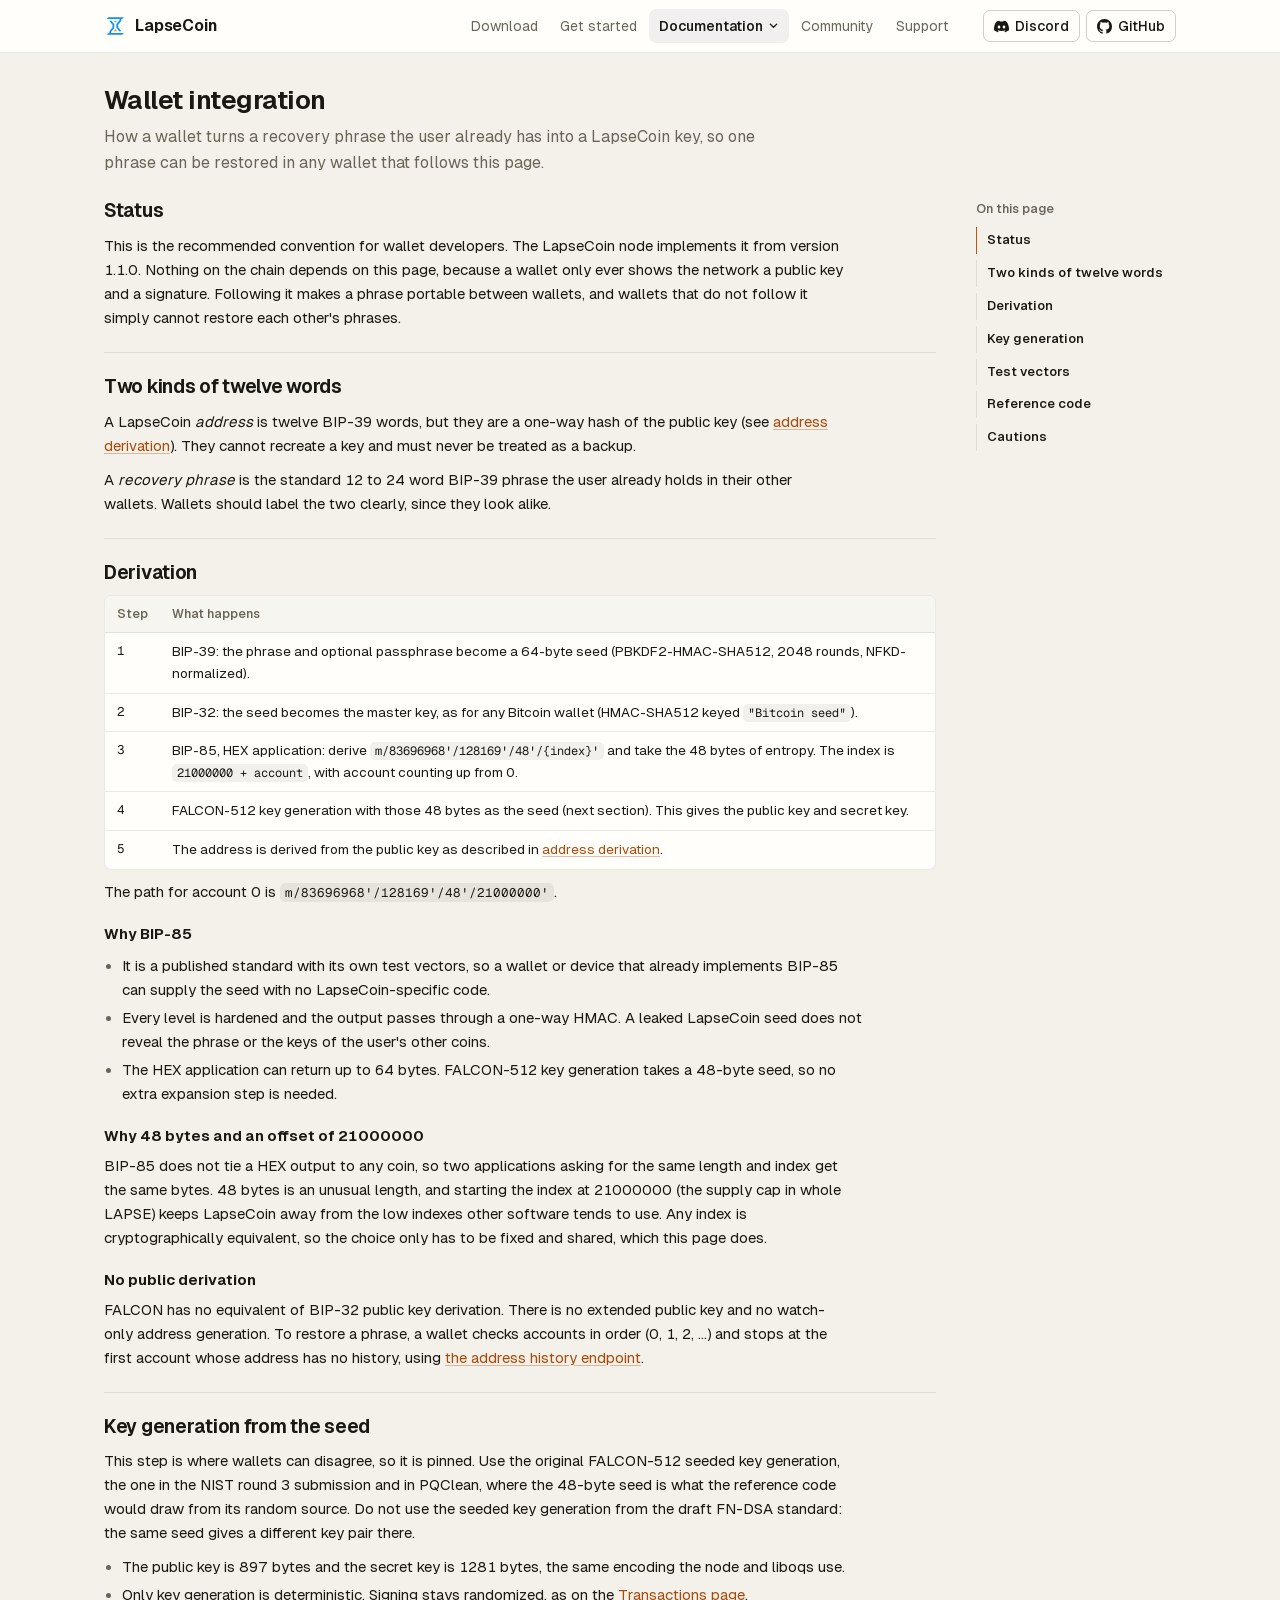
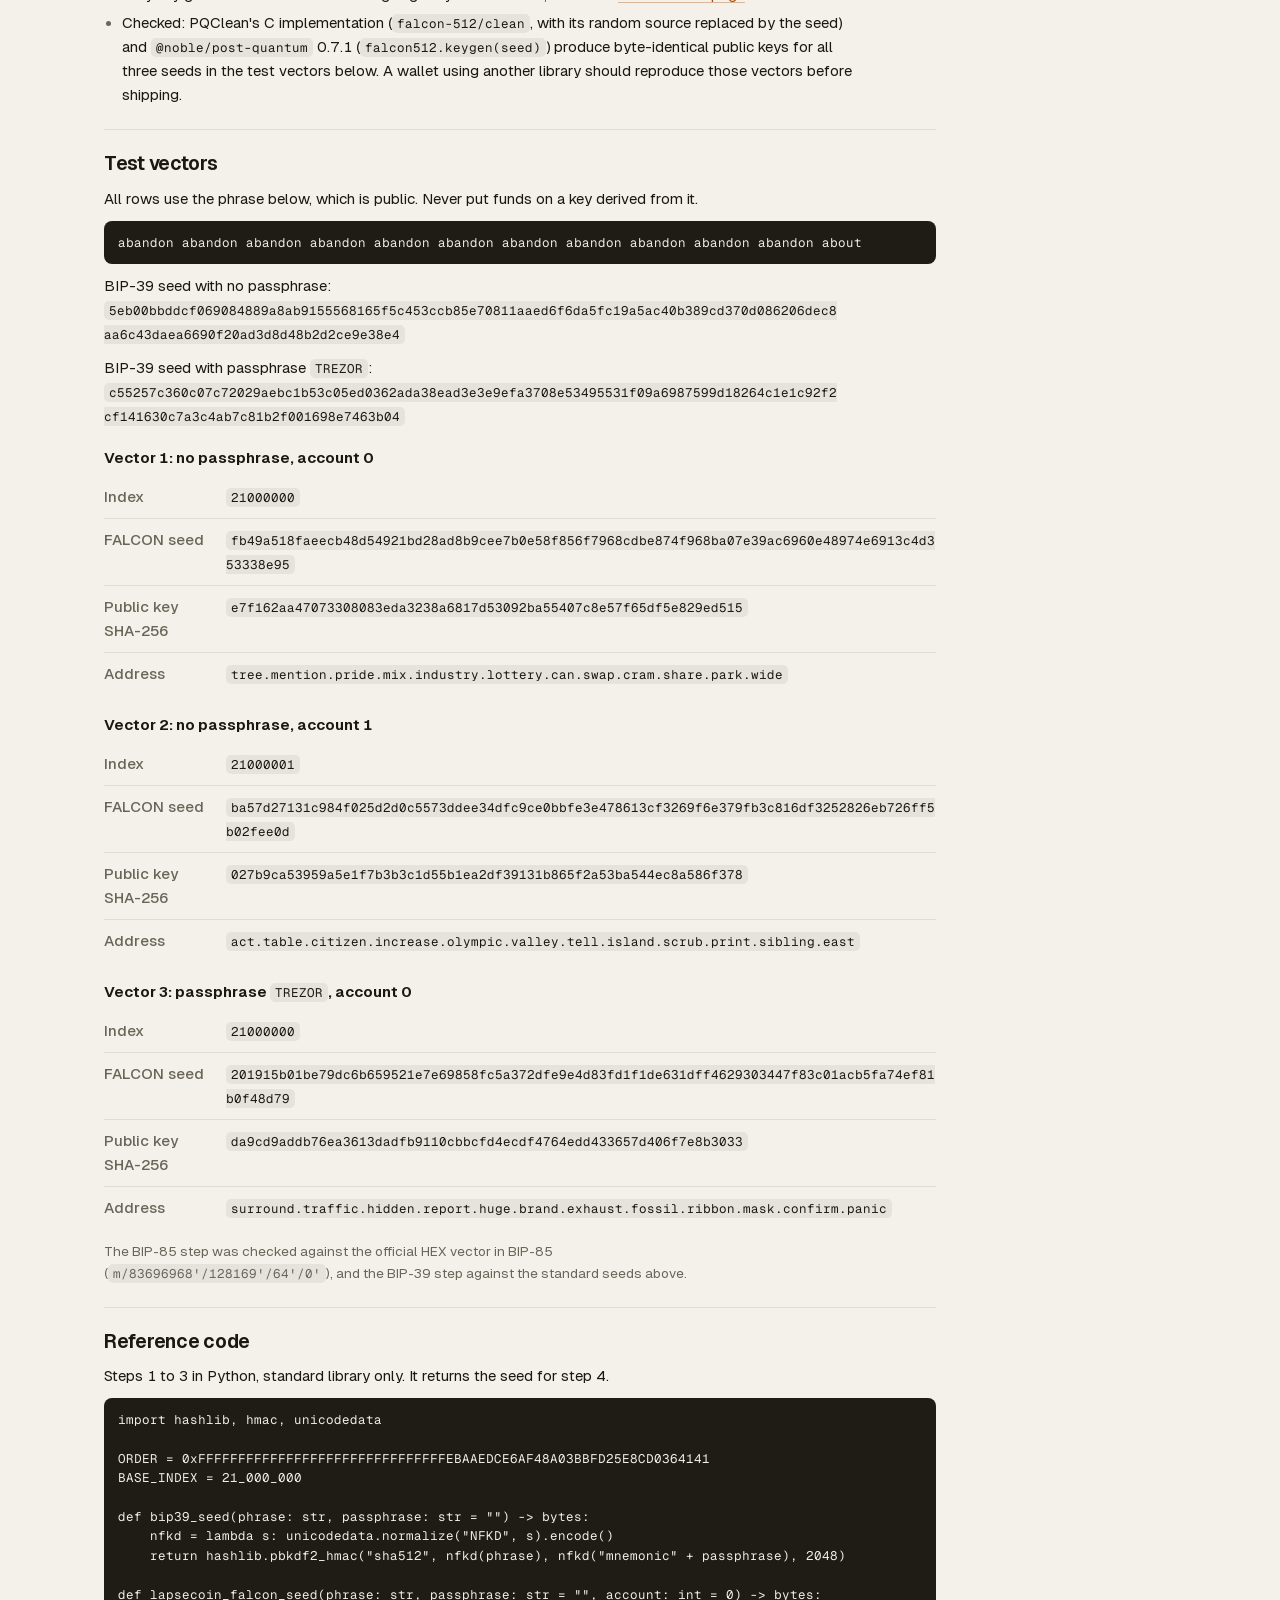
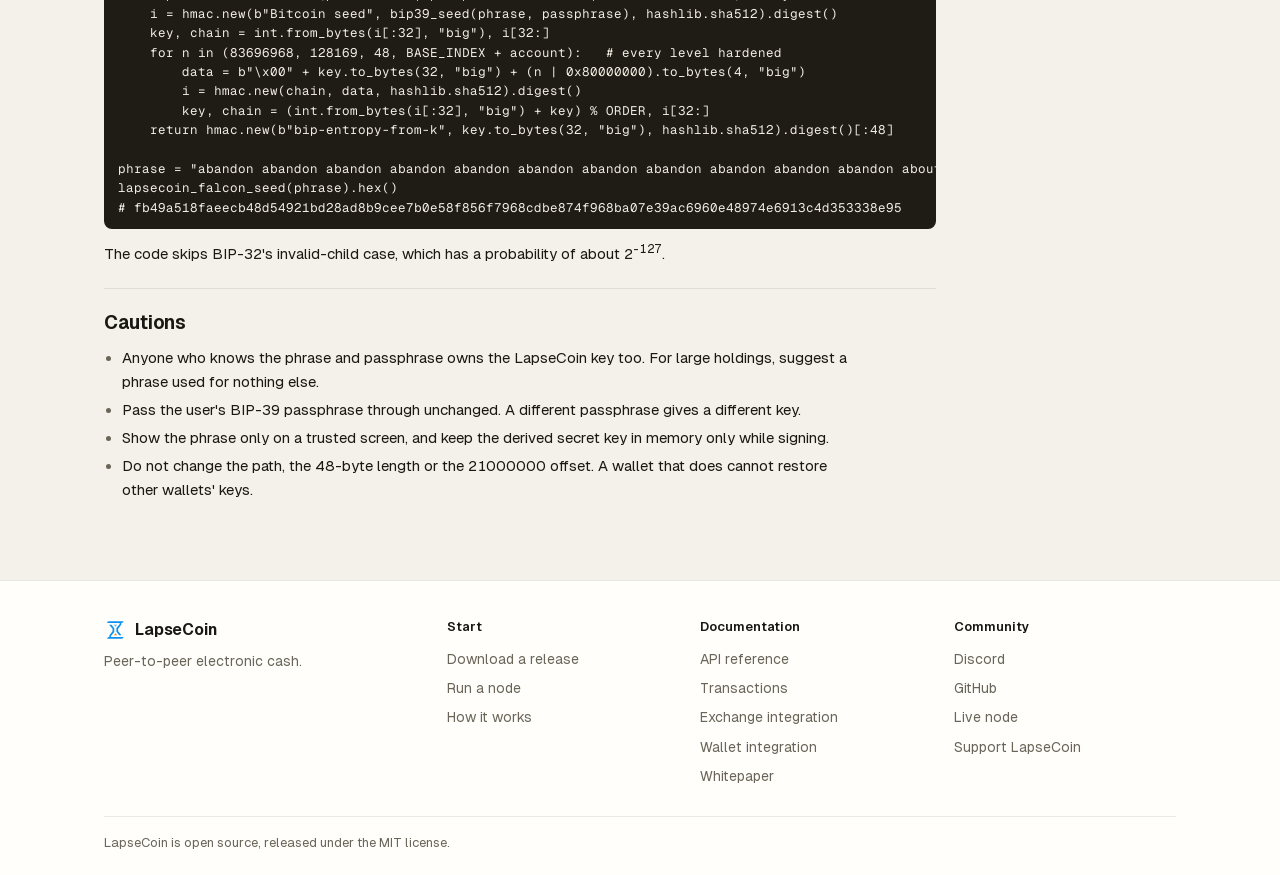
<file: wallets.html>
<!doctype html>
<!-- Generated by src/build.py from src/pages/wallets.html. Edit those, not this file. -->
<html lang="en">
<head>
<meta charset="utf-8">
<meta name="viewport" content="width=device-width, initial-scale=1">
<title>Wallet integration | LapseCoin</title>
<meta name="description" content="How a wallet derives a LapseCoin key from the recovery phrase a user already has, using BIP-39, BIP-85 and seeded FALCON-512 key generation, with test vectors.">
<link rel="icon" type="image/svg+xml" href="lapsecoin.svg">
<link rel="canonical" href="https://lapsecoin.github.io/wallets.html">
<meta property="og:site_name" content="LapseCoin">
<meta property="og:type" content="website">
<meta property="og:title" content="Wallet integration">
<meta property="og:description" content="How a wallet derives a LapseCoin key from the recovery phrase a user already has, using BIP-39, BIP-85 and seeded FALCON-512 key generation, with test vectors.">
<meta property="og:url" content="https://lapsecoin.github.io/wallets.html">
<meta property="og:image" content="https://lapsecoin.github.io/logo-512.png">
<meta property="og:image:width" content="512">
<meta property="og:image:height" content="512">
<meta name="twitter:card" content="summary">
<meta name="theme-color" content="#f4f1ea">
<link rel="preload" href="css/fonts/Geist-Variable.woff2" as="font" type="font/woff2" crossorigin>
<link rel="stylesheet" href="css/site.css">
<!-- Google tag (gtag.js) -->
<script async src="https://www.googletagmanager.com/gtag/js?id=G-2XWCJKT8GJ"></script>
<script>
  window.dataLayer = window.dataLayer || [];
  function gtag(){dataLayer.push(arguments);}
  gtag('js', new Date());

  gtag('config', 'G-2XWCJKT8GJ');
</script>
</head>
<body>
<header class="bar"><div class="bar-in">
<a class="brand" href="index.html"><img src="lapsecoin.svg" alt="" width="22" height="22">LapseCoin</a>
<nav class="nav" aria-label="Site"><a href="downloads.html">Download</a><a href="index.html#start">Get started</a><div class="menu"><button class="menu-btn on" type="button" aria-expanded="false" aria-controls="menu-docs">Documentation<svg class="chev" viewBox="0 0 12 12" aria-hidden="true"><path d="M2.5 4.5 6 8l3.5-3.5" fill="none" stroke="currentColor" stroke-width="1.5" stroke-linecap="round" stroke-linejoin="round"/></svg></button><div class="menu-list" id="menu-docs"><a href="api.html">API reference</a><a href="tx.html">Transactions</a><a href="exchange.html">Exchange integration</a><a href="wallets.html" aria-current="page">Wallet integration</a><a href="https://lapsecoin.github.io/core/whitepaper.html">Whitepaper</a></div></div><a href="index.html#community">Community</a><a href="index.html#support">Support</a></nav>
<div class="ext"><a href="https://discord.gg/FP2d8JmK6r"><svg viewBox="0 0 16 16" aria-hidden="true"><path d="M13.545 2.907a13.2 13.2 0 0 0-3.257-1.011.05.05 0 0 0-.052.025c-.141.25-.297.577-.406.833a12.2 12.2 0 0 0-3.658 0 8 8 0 0 0-.412-.833.05.05 0 0 0-.052-.025c-1.125.194-2.22.534-3.257 1.011a.04.04 0 0 0-.021.018C.356 6.024-.213 9.047.066 12.032q.003.022.021.037a13.3 13.3 0 0 0 3.995 2.02.05.05 0 0 0 .056-.019q.463-.63.818-1.329a.05.05 0 0 0-.01-.059.05.05 0 0 0-.018-.011 8.9 8.9 0 0 1-1.248-.595.05.05 0 0 1-.02-.066.05.05 0 0 1 .015-.019q.127-.095.248-.195a.05.05 0 0 1 .051-.007c2.619 1.196 5.454 1.196 8.041 0a.05.05 0 0 1 .053.007q.121.1.248.195a.05.05 0 0 1-.004.085 8 8 0 0 1-1.249.594.05.05 0 0 0-.03.03.05.05 0 0 0 .003.041c.24.465.515.909.817 1.329a.05.05 0 0 0 .056.019 13.2 13.2 0 0 0 4.001-2.02.05.05 0 0 0 .021-.037c.334-3.451-.559-6.449-2.366-9.106a.03.03 0 0 0-.02-.019m-8.198 7.307c-.789 0-1.438-.724-1.438-1.612s.637-1.613 1.438-1.613c.807 0 1.45.73 1.438 1.613 0 .888-.637 1.612-1.438 1.612m5.316 0c-.788 0-1.438-.724-1.438-1.612s.637-1.613 1.438-1.613c.807 0 1.451.73 1.438 1.613 0 .888-.631 1.612-1.438 1.612"/></svg><span>Discord</span></a><a href="https://github.com/Lapsecoin/core"><svg viewBox="0 0 16 16" aria-hidden="true"><path d="M8 0C3.58 0 0 3.58 0 8c0 3.54 2.29 6.53 5.47 7.59.4.07.55-.17.55-.38 0-.19-.01-.82-.01-1.49-2.01.37-2.53-.49-2.69-.94-.09-.23-.48-.94-.82-1.13-.28-.15-.68-.52-.01-.53.63-.01 1.08.58 1.23.82.72 1.21 1.87.87 2.33.66.07-.52.28-.87.51-1.07-1.78-.2-3.64-.89-3.64-3.95 0-.87.31-1.59.82-2.15-.08-.2-.36-1.02.08-2.12 0 0 .67-.21 2.2.82a7.6 7.6 0 0 1 4 0c1.53-1.04 2.2-.82 2.2-.82.44 1.1.16 1.92.08 2.12.51.56.82 1.27.82 2.15 0 3.07-1.87 3.75-3.65 3.95.29.25.54.73.54 1.48 0 1.07-.01 1.93-.01 2.2 0 .21.15.46.55.38A8.01 8.01 0 0 0 16 8c0-4.42-3.58-8-8-8z"/></svg><span>GitHub</span></a></div>
</div></header>
<main><div class="wrap">
<div class="page-head"><h1>Wallet integration</h1><p>How a wallet turns a recovery phrase the user already has into a LapseCoin key, so one phrase can be restored in any wallet that follows this page.</p></div>
<div class="doc"><div class="prose">
<section id="status">
<h2>Status</h2>
<p>This is the recommended convention for wallet developers. The LapseCoin node implements it from version 1.1.0. Nothing on the chain depends on this page, because a wallet only ever shows the network a public key and a signature. Following it makes a phrase portable between wallets, and wallets that do not follow it simply cannot restore each other's phrases.</p>
</section>
<section id="two-kinds-of-words">
<h2>Two kinds of twelve words</h2>
<p>A LapseCoin <em>address</em> is twelve BIP-39 words, but they are a one-way hash of the public key (see <a href="tx.html#address-derivation">address derivation</a>). They cannot recreate a key and must never be treated as a backup.</p>
<p>A <em>recovery phrase</em> is the standard 12 to 24 word BIP-39 phrase the user already holds in their other wallets. Wallets should label the two clearly, since they look alike.</p>
</section>
<section id="derivation">
<h2>Derivation</h2>
<div class="tbl"><table>
<tr><th>Step</th><th>What happens</th></tr>
<tr><td>1</td><td>BIP-39: the phrase and optional passphrase become a 64-byte seed (PBKDF2-HMAC-SHA512, 2048 rounds, NFKD-normalized).</td></tr>
<tr><td>2</td><td>BIP-32: the seed becomes the master key, as for any Bitcoin wallet (HMAC-SHA512 keyed <code>"Bitcoin seed"</code>).</td></tr>
<tr><td>3</td><td>BIP-85, HEX application: derive <code>m/83696968'/128169'/48'/{index}'</code> and take the 48 bytes of entropy. The index is <code>21000000 + account</code>, with account counting up from 0.</td></tr>
<tr><td>4</td><td>FALCON-512 key generation with those 48 bytes as the seed (next section). This gives the public key and secret key.</td></tr>
<tr><td>5</td><td>The address is derived from the public key as described in <a href="tx.html#address-derivation">address derivation</a>.</td></tr>
</table></div>
<p>The path for account 0 is <code>m/83696968'/128169'/48'/21000000'</code>.</p>
<h3>Why BIP-85</h3>
<ul>
<li>It is a published standard with its own test vectors, so a wallet or device that already implements BIP-85 can supply the seed with no LapseCoin-specific code.</li>
<li>Every level is hardened and the output passes through a one-way HMAC. A leaked LapseCoin seed does not reveal the phrase or the keys of the user's other coins.</li>
<li>The HEX application can return up to 64 bytes. FALCON-512 key generation takes a 48-byte seed, so no extra expansion step is needed.</li>
</ul>
<h3>Why 48 bytes and an offset of 21000000</h3>
<p>BIP-85 does not tie a HEX output to any coin, so two applications asking for the same length and index get the same bytes. 48 bytes is an unusual length, and starting the index at 21000000 (the supply cap in whole LAPSE) keeps LapseCoin away from the low indexes other software tends to use. Any index is cryptographically equivalent, so the choice only has to be fixed and shared, which this page does.</p>
<h3>No public derivation</h3>
<p>FALCON has no equivalent of BIP-32 public key derivation. There is no extended public key and no watch-only address generation. To restore a phrase, a wallet checks accounts in order (0, 1, 2, ...) and stops at the first account whose address has no history, using <a href="api.html">the address history endpoint</a>.</p>
</section>
<section id="key-generation">
<h2>Key generation from the seed</h2>
<p>This step is where wallets can disagree, so it is pinned. Use the original FALCON-512 seeded key generation, the one in the NIST round 3 submission and in PQClean, where the 48-byte seed is what the reference code would draw from its random source. Do not use the seeded key generation from the draft FN-DSA standard: the same seed gives a different key pair there.</p>
<ul>
<li>The public key is 897 bytes and the secret key is 1281 bytes, the same encoding the node and liboqs use.</li>
<li>Only key generation is deterministic. Signing stays randomized, as on the <a href="tx.html#signing">Transactions page</a>.</li>
<li>Checked: PQClean's C implementation (<code>falcon-512/clean</code>, with its random source replaced by the seed) and <code>@noble/post-quantum</code> 0.7.1 (<code>falcon512.keygen(seed)</code>) produce byte-identical public keys for all three seeds in the test vectors below. A wallet using another library should reproduce those vectors before shipping.</li>
</ul>
</section>
<section id="test-vectors">
<h2>Test vectors</h2>
<p>All rows use the phrase below, which is public. Never put funds on a key derived from it.</p>
<pre>abandon abandon abandon abandon abandon abandon abandon abandon abandon abandon abandon about</pre>
<p>BIP-39 seed with no passphrase: <code>5eb00bbddcf069084889a8ab9155568165f5c453ccb85e70811aaed6f6da5fc19a5ac40b389cd370d086206dec8aa6c43daea6690f20ad3d8d48b2d2ce9e38e4</code></p>
<p>BIP-39 seed with passphrase <code>TREZOR</code>: <code>c55257c360c07c72029aebc1b53c05ed0362ada38ead3e3e9efa3708e53495531f09a6987599d18264c1e1c92f2cf141630c7a3c4ab7c81b2f001698e7463b04</code></p>
<h3>Vector 1: no passphrase, account 0</h3>
<dl class="kv">
<div><dt>Index</dt><dd><code>21000000</code></dd></div>
<div><dt>FALCON seed</dt><dd><code>fb49a518faeecb48d54921bd28ad8b9cee7b0e58f856f7968cdbe874f968ba07e39ac6960e48974e6913c4d353338e95</code></dd></div>
<div><dt>Public key SHA-256</dt><dd><code>e7f162aa47073308083eda3238a6817d53092ba55407c8e57f65df5e829ed515</code></dd></div>
<div><dt>Address</dt><dd><code>tree.mention.pride.mix.industry.lottery.can.swap.cram.share.park.wide</code></dd></div>
</dl>
<h3>Vector 2: no passphrase, account 1</h3>
<dl class="kv">
<div><dt>Index</dt><dd><code>21000001</code></dd></div>
<div><dt>FALCON seed</dt><dd><code>ba57d27131c984f025d2d0c5573ddee34dfc9ce0bbfe3e478613cf3269f6e379fb3c816df3252826eb726ff5b02fee0d</code></dd></div>
<div><dt>Public key SHA-256</dt><dd><code>027b9ca53959a5e1f7b3b3c1d55b1ea2df39131b865f2a53ba544ec8a586f378</code></dd></div>
<div><dt>Address</dt><dd><code>act.table.citizen.increase.olympic.valley.tell.island.scrub.print.sibling.east</code></dd></div>
</dl>
<h3>Vector 3: passphrase <code>TREZOR</code>, account 0</h3>
<dl class="kv">
<div><dt>Index</dt><dd><code>21000000</code></dd></div>
<div><dt>FALCON seed</dt><dd><code>201915b01be79dc6b659521e7e69858fc5a372dfe9e4d83fd1f1de631dff4629303447f83c01acb5fa74ef81b0f48d79</code></dd></div>
<div><dt>Public key SHA-256</dt><dd><code>da9cd9addb76ea3613dadfb9110cbbcfd4ecdf4764edd433657d406f7e8b3033</code></dd></div>
<div><dt>Address</dt><dd><code>surround.traffic.hidden.report.huge.brand.exhaust.fossil.ribbon.mask.confirm.panic</code></dd></div>
</dl>
<p class="note">The BIP-85 step was checked against the official HEX vector in BIP-85 (<code>m/83696968'/128169'/64'/0'</code>), and the BIP-39 step against the standard seeds above.</p>
</section>
<section id="reference-code">
<h2>Reference code</h2>
<p>Steps 1 to 3 in Python, standard library only. It returns the seed for step 4.</p>
<pre>import hashlib, hmac, unicodedata

ORDER = 0xFFFFFFFFFFFFFFFFFFFFFFFFFFFFFFFEBAAEDCE6AF48A03BBFD25E8CD0364141
BASE_INDEX = 21_000_000

def bip39_seed(phrase: str, passphrase: str = "") -&gt; bytes:
    nfkd = lambda s: unicodedata.normalize("NFKD", s).encode()
    return hashlib.pbkdf2_hmac("sha512", nfkd(phrase), nfkd("mnemonic" + passphrase), 2048)

def lapsecoin_falcon_seed(phrase: str, passphrase: str = "", account: int = 0) -&gt; bytes:
    i = hmac.new(b"Bitcoin seed", bip39_seed(phrase, passphrase), hashlib.sha512).digest()
    key, chain = int.from_bytes(i[:32], "big"), i[32:]
    for n in (83696968, 128169, 48, BASE_INDEX + account):   # every level hardened
        data = b"\x00" + key.to_bytes(32, "big") + (n | 0x80000000).to_bytes(4, "big")
        i = hmac.new(chain, data, hashlib.sha512).digest()
        key, chain = (int.from_bytes(i[:32], "big") + key) % ORDER, i[32:]
    return hmac.new(b"bip-entropy-from-k", key.to_bytes(32, "big"), hashlib.sha512).digest()[:48]

phrase = "abandon abandon abandon abandon abandon abandon abandon abandon abandon abandon abandon about"
lapsecoin_falcon_seed(phrase).hex()
# fb49a518faeecb48d54921bd28ad8b9cee7b0e58f856f7968cdbe874f968ba07e39ac6960e48974e6913c4d353338e95</pre>
<p>The code skips BIP-32's invalid-child case, which has a probability of about 2<sup>-127</sup>.</p>
</section>
<section id="cautions">
<h2>Cautions</h2>
<ul>
<li>Anyone who knows the phrase and passphrase owns the LapseCoin key too. For large holdings, suggest a phrase used for nothing else.</li>
<li>Pass the user's BIP-39 passphrase through unchanged. A different passphrase gives a different key.</li>
<li>Show the phrase only on a trusted screen, and keep the derived secret key in memory only while signing.</li>
<li>Do not change the path, the 48-byte length or the 21000000 offset. A wallet that does cannot restore other wallets' keys.</li>
</ul>
</section>
</div><aside class="toc" aria-label="On this page"><b>On this page</b><a href="#status">Status</a><a href="#two-kinds-of-words">Two kinds of twelve words</a><a href="#derivation">Derivation</a><a href="#key-generation">Key generation</a><a href="#test-vectors">Test vectors</a><a href="#reference-code">Reference code</a><a href="#cautions">Cautions</a></aside></div>
</div></main>
<footer><div class="wrap">
<div class="foot">
<div class="foot-brand"><a class="brand" href="index.html"><img src="lapsecoin.svg" alt="" width="22" height="22">LapseCoin</a><p>Peer-to-peer electronic cash.</p></div>
<div class="foot-col"><b>Start</b><a href="downloads.html">Download a release</a><a href="index.html#run">Run a node</a><a href="index.html#how">How it works</a></div>
<div class="foot-col"><b>Documentation</b><a href="api.html">API reference</a><a href="tx.html">Transactions</a><a href="exchange.html">Exchange integration</a><a href="wallets.html">Wallet integration</a><a href="https://lapsecoin.github.io/core/whitepaper.html">Whitepaper</a></div>
<div class="foot-col"><b>Community</b><a href="https://discord.gg/FP2d8JmK6r">Discord</a><a href="https://github.com/Lapsecoin/core">GitHub</a><a href="https://lapsenode.vicnas.me/">Live node</a><a href="index.html#support">Support LapseCoin</a></div>
</div>
<p class="legal">LapseCoin is open source, released under the MIT license.</p>
</div></footer>
<script src="js/site.js" defer></script>
</body>
</html>
</file>
<file: css/site.css>
/* LapseCoin site. Same visual language as the node UI (lapsecoin/core templates_html/css/base.css):
 *  - Geist Sans for text, Geist Mono for code, hashes and paths. Tabular figures on numbers.
 *  - Near-white surfaces on a warm tinted page, 10px radius, a 1px low-contrast border.
 *  - One accent (links, focus, the active nav item). Greys are the ink at an opacity.
 *  - No gradients, glow, glass, emoji or left-edge stripes. Light only, on purpose.
 *  - Use the width: content plus a sticky "On this page" column from 1000px up,
 *    one column below. Tables scroll inside their own box on phones.
 *  - Structure follows bitcoin.org (a hero with the actions, entry points by what
 *    the visitor wants to do, a support block, a footer with link columns), kept
 *    unequal on purpose: one large panel beside smaller link lists, never a row
 *    of identical icon cards.
 */
@font-face { font-family: "Geist"; font-weight: 100 900; font-style: normal; font-display: swap; src: url("fonts/Geist-Variable.woff2") format("woff2"); }
@font-face { font-family: "Geist Mono"; font-weight: 100 900; font-style: normal; font-display: swap; src: url("fonts/geist-mono.woff2") format("woff2"); }
:root {
  --paper: #f4f1ea;
  --surface: #fffefb;
  --panel: #f7f5ef;
  --ink: #1a1813;
  --ink-rgb: 26 24 19;
  --ink-dim: #6a6558;
  --rule: rgb(var(--ink-rgb) / .09);
  --line-strong: rgb(var(--ink-rgb) / .2);
  --hover: rgb(var(--ink-rgb) / .04);
  --accent: #c2570c;
  --link: #a84a08;
  --gain: #1d7a3e;
  --loss: #b42318;
  --radius: 10px;
  --radius-sm: 8px;
  --shadow: 0 1px 2px rgb(var(--ink-rgb) / .05);
  --sans: "Geist", system-ui, -apple-system, "Segoe UI", Roboto, "Helvetica Neue", Arial, sans-serif;
  --mono: "Geist Mono", ui-monospace, SFMono-Regular, Menlo, Consolas, "Liberation Mono", monospace;
  --container: 1120px;
}
* { box-sizing: border-box; }
html { color-scheme: light; scroll-padding-top: 72px; -webkit-text-size-adjust: 100%; }
body {
  margin: 0; background: var(--paper); color: var(--ink);
  font: 15px/1.6 var(--sans); font-feature-settings: "tnum" 1, "cv11" 1;
  min-height: 100vh; display: flex; flex-direction: column;
}
h1, h2, h3, h4, p, ul, ol, dl, dd, figure { margin: 0; }
a { color: var(--link); text-decoration-color: rgb(168 74 8 / .35); text-underline-offset: 2px; }
a:hover { text-decoration-color: currentColor; }
:focus-visible { outline: 2px solid rgb(194 87 12 / .55); outline-offset: 2px; border-radius: 4px; }
::selection { background: rgb(194 87 12 / .18); }

/* top bar */
.bar { position: sticky; top: 0; z-index: 50; background: rgb(255 254 251 / .98); backdrop-filter: blur(6px); border-bottom: 1px solid var(--rule); }
.bar-in { max-width: var(--container); margin: 0 auto; padding: 0 24px; height: 52px; display: flex; align-items: center; gap: 24px; }
.brand { display: flex; align-items: center; gap: 9px; color: var(--ink); text-decoration: none; font-weight: 650; letter-spacing: -.01em; font-size: 16px; }
.brand img { width: 22px; height: 22px; display: block; }
.nav { display: flex; gap: 2px; margin-left: auto; align-items: center; }
.nav a { color: var(--ink-dim); text-decoration: none; padding: 6px 10px; border-radius: 7px; font-size: 14px; transition: background .12s, color .12s; }
.nav a:hover { background: var(--hover); color: var(--ink); }
.nav a[aria-current="page"] { color: var(--ink); background: rgb(var(--ink-rgb) / .06); font-weight: 550; }
.ext { display: flex; gap: 6px; }
.ext a { display: inline-flex; align-items: center; gap: 6px; height: 32px; padding: 0 10px; border: 1px solid var(--line-strong); border-radius: 7px; color: var(--ink); text-decoration: none; font-size: 14px; font-weight: 500; transition: background .12s; }
.ext a:hover { background: var(--hover); }
.ext svg { width: 15px; height: 15px; fill: currentColor; }

/* grouped navigation: a disclosure that works on hover, click and keyboard */
.menu { position: relative; }
.menu-btn { all: unset; box-sizing: border-box; cursor: pointer; display: inline-flex; align-items: center; gap: 5px; color: var(--ink-dim); padding: 6px 10px; border-radius: 7px; font-size: 14px; transition: background .12s, color .12s; }
.menu-btn:hover, .menu.open .menu-btn { background: var(--hover); color: var(--ink); }
.menu-btn.on { color: var(--ink); background: rgb(var(--ink-rgb) / .06); font-weight: 550; }
.menu-btn:focus-visible { outline: 2px solid rgb(194 87 12 / .55); outline-offset: 2px; }
.chev { width: 11px; height: 11px; transition: transform .12s; }
.menu.open .chev { transform: rotate(180deg); }
.menu-list { display: none; position: absolute; top: calc(100% + 6px); left: 0; min-width: 220px; padding: 6px; background: var(--surface); border: 1px solid var(--rule); border-radius: var(--radius); box-shadow: 0 8px 28px rgb(var(--ink-rgb) / .12); z-index: 60; }
.menu-list a { display: block; padding: 8px 10px; border-radius: 7px; white-space: nowrap; }
.menu-list::before { content: ""; position: absolute; left: 0; right: 0; top: -8px; height: 8px; }
.menu.open .menu-list { display: block; }
@media (hover: hover) { .menu:hover .menu-list { display: block; } .menu:hover .chev { transform: rotate(180deg); } }

/* page frame */
.wrap { max-width: var(--container); margin: 0 auto; padding: 0 24px; width: 100%; }
main { flex: 1; padding: 32px 0 56px; }
.page-head { margin-bottom: 24px; max-width: 70ch; }
h1 { font-size: 26px; line-height: 1.2; font-weight: 650; letter-spacing: -.02em; text-wrap: balance; }
.nb { white-space: nowrap; }
.page-head p { color: var(--ink-dim); margin-top: 8px; font-size: 16px; }
.doc { display: grid; grid-template-columns: minmax(0, 1fr) 200px; gap: 40px; align-items: start; }
.toc { position: sticky; top: 76px; font-size: 13px; max-height: calc(100vh - 96px); overflow: auto; }
.toc b { display: block; font-weight: 550; color: var(--ink-dim); margin-bottom: 8px; font-size: 12.5px; }
.toc a { display: block; color: var(--ink-dim); text-decoration: none; padding: 3px 0 3px 10px; border-left: 1px solid var(--rule); }
.toc a:hover { color: var(--ink); border-left-color: var(--line-strong); }
.toc a.on { color: var(--ink); border-left-color: var(--accent); font-weight: 550; }
.toc a.sub { padding-left: 22px; font-family: var(--mono); font-size: 12px; }
.toc a:not(.sub) { margin-top: 6px; color: var(--ink); font-weight: 550; }
.toc a:not(.sub):first-of-type { margin-top: 0; }

/* content */
.prose > section { padding: 22px 0; border-top: 1px solid var(--rule); }
.prose > section:first-child { border-top: 0; padding-top: 0; }
h2 { font-size: 19px; line-height: 1.3; font-weight: 650; letter-spacing: -.015em; margin-bottom: 10px; }
h3 { font-size: 15px; font-weight: 650; margin: 18px 0 6px; }
.prose p, .prose li { max-width: 74ch; }
p + p, p + ul, p + ol, p + pre, p + .tbl, pre + p, ul + p, ol + p, .tbl + p, ul + pre, .tbl + pre { margin-top: 10px; }
ul, ol { padding-left: 1.2em; margin-top: 8px; }
li + li { margin-top: 4px; }
li::marker { color: var(--ink-dim); }
code { font: 12.5px/1.4 var(--mono); background: rgb(var(--ink-rgb) / .06); padding: 1px 5px; border-radius: 5px; overflow-wrap: break-word; }
pre { margin: 10px 0 0; padding: 12px 14px; background: #1f1c16; color: #f1ede2; border-radius: var(--radius-sm); overflow-x: auto; font: 12.5px/1.55 var(--mono); tab-size: 4; }
pre code { background: none; padding: 0; color: inherit; font: inherit; overflow-wrap: normal; }
.tbl { overflow-x: auto; border: 1px solid var(--rule); border-radius: var(--radius-sm); background: var(--surface); margin-top: 10px; }
table { width: 100%; border-collapse: collapse; font-size: 13.5px; }
th { text-align: left; font-weight: 550; color: var(--ink-dim); font-size: 12.5px; background: var(--panel); }
th, td { padding: 8px 12px; vertical-align: top; border-bottom: 1px solid var(--rule); }
tr:last-child td { border-bottom: 0; }
tbody tr:hover td { background: var(--hover); }
td:first-child { white-space: nowrap; }
td:first-child code { background: none; padding: 0; font-weight: 500; }
td code { font-size: 12px; }
td:first-child { font-family: var(--mono); font-size: 12.5px; }
.tbl.wide td:first-child, .tbl.text td:first-child { font-family: var(--sans); font-size: 13.5px; white-space: normal; }

/* api endpoints */
.endpoint { padding: 16px 0; border-top: 1px solid var(--rule); scroll-margin-top: 72px; }
.endpoint:first-of-type { border-top: 0; padding-top: 4px; }
.endpoint-title { display: flex; align-items: baseline; gap: 10px; flex-wrap: wrap; margin-bottom: 6px; }
.endpoint-method { font: 600 11px/1 var(--mono); letter-spacing: .04em; padding: 4px 6px; border-radius: 5px; background: rgb(29 122 62 / .12); color: var(--gain); }
.endpoint-method.post { background: rgb(194 87 12 / .13); color: var(--link); }
.endpoint-path { font: 600 14px var(--mono); overflow-wrap: anywhere; }
.endpoint-desc { max-width: 74ch; }

/* home */
.hero { display: grid; grid-template-columns: minmax(0, 3fr) minmax(280px, 2fr); gap: 48px; align-items: center; padding: 16px 0 28px; }
.hero h1 { font-size: 52px; line-height: 1.04; letter-spacing: -.035em; font-weight: 650; }
.hero .lead { color: var(--ink-dim); font-size: 19px; line-height: 1.5; max-width: 52ch; margin-top: 16px; text-wrap: pretty; }
.actions { display: flex; gap: 8px; flex-wrap: wrap; }
.hero .actions { margin-top: 28px; }
.btn { display: inline-flex; align-items: center; justify-content: center; height: 36px; padding: 0 14px; border-radius: var(--radius-sm); border: 1px solid var(--line-strong); color: var(--ink); text-decoration: none; font: inherit; font-weight: 550; font-size: 14px; background: var(--surface); cursor: pointer; transition: background .12s, border-color .12s; }
.btn:hover { background: var(--hover); }
.btn.lg { height: 44px; padding: 0 20px; font-size: 15px; }
.btn.primary { background: var(--link); border-color: var(--link); color: #fffefb; }
.btn.primary:hover { background: #8f3f06; border-color: #8f3f06; }
.glance { background: var(--surface); border: 1px solid var(--rule); border-radius: var(--radius); box-shadow: var(--shadow); padding: 6px 20px; }
.glance dl > div { display: grid; grid-template-columns: 96px 1fr; gap: 12px; align-items: baseline; padding: 10px 0; border-top: 1px solid var(--rule); }
.glance dl > div:first-child { border-top: 0; }
.glance dt { color: var(--ink-dim); font-size: 13px; }
.glance dd b { display: block; font-size: 22px; line-height: 1.15; font-weight: 600; letter-spacing: -.02em; }
.glance dd span { display: block; color: var(--ink-dim); font-size: 12.5px; margin-top: 2px; }

.start { padding: 8px 0 40px; scroll-margin-top: 72px; }
.start-head { margin-bottom: 18px; }
.start-head p { color: var(--ink-dim); margin-top: 4px; }
.start-grid { display: grid; grid-template-columns: minmax(0, 3fr) minmax(0, 2fr); gap: 28px; align-items: start; }
.panel { background: var(--surface); border: 1px solid var(--rule); border-radius: var(--radius); box-shadow: var(--shadow); padding: 22px 24px 24px; scroll-margin-top: 72px; }
.panel h3 { font-size: 17px; margin: 0 0 8px; letter-spacing: -.01em; }
.panel .tbl { background: var(--paper); }
.paths > div + div { margin-top: 22px; }
.paths h3 { margin: 0 0 2px; }

.band { padding: 40px 0; border-top: 1px solid var(--rule); scroll-margin-top: 72px; }
.cols { display: grid; grid-template-columns: 3fr 2fr; gap: 48px; align-items: start; }
dl.kv { margin-top: 4px; }
dl.kv > div { display: grid; grid-template-columns: 110px 1fr; gap: 12px; padding: 9px 0; border-top: 1px solid var(--rule); }
dl.kv > div:first-child { border-top: 0; }
dl.kv dt { color: var(--ink-dim); font-weight: 500; }
dl.kv dd { min-width: 0; }
dl.kv code { overflow-wrap: anywhere; }
.links { list-style: none; padding: 0; margin-top: 4px; }
.links li { margin: 0; border-top: 1px solid var(--rule); }
.links li:first-child { border-top: 0; }
.links a { display: block; padding: 9px 0; text-decoration: none; color: var(--ink); }
.links a b { color: var(--link); font-weight: 550; }
.links a:hover b { text-decoration: underline; }
.links small { display: block; color: var(--ink-dim); font-size: 13px; line-height: 1.45; margin-top: 1px; }
.note { margin-top: 12px; color: var(--ink-dim); font-size: 13.5px; }

/* "Help LapseCoin get found": small boxes in the shape of the PeerPush badge */
.listed { background: var(--surface); border: 1px solid var(--rule); border-radius: var(--radius); box-shadow: var(--shadow); padding: 22px 24px 24px; margin: 0 0 40px; scroll-margin-top: 72px; }
.listed .sub { color: var(--ink-dim); margin-top: 4px; }
.sites { display: flex; flex-wrap: wrap; gap: 12px; margin-top: 16px; }
.site-box { flex: 0 0 230px; display: flex; align-items: center; gap: 12px; min-height: 64px; padding: 10px 14px; background: var(--surface); border: 1px solid var(--line-strong); border-radius: 10px; color: var(--ink); text-decoration: none; transition: border-color .12s, background .12s; }
.site-box:hover { border-color: var(--accent); background: var(--panel); }
.site-box .mark { flex: none; width: 36px; height: 36px; border-radius: 8px; }
.site-text { flex: 1; min-width: 0; }
.site-text small { display: block; color: var(--ink-dim); font-size: 12px; line-height: 1.3; }
.site-text b { display: block; font-size: 15px; font-weight: 600; letter-spacing: -.01em; line-height: 1.3; }
.site-box .go { flex: none; align-self: flex-start; width: 14px; height: 14px; margin-top: 2px; fill: none; stroke: var(--ink-dim); stroke-width: 1.6; stroke-linecap: round; stroke-linejoin: round; transition: stroke .12s; }
.site-box:hover .go { stroke: var(--accent); }
.badge-link { flex: 0 0 230px; display: block; line-height: 0; border-radius: 10px; }
.badge-img { width: 230px; max-width: 100%; height: auto; }

.support { display: grid; grid-template-columns: minmax(0, 2fr) minmax(0, 3fr); gap: 32px; align-items: center; padding: 28px 0 48px; border-top: 1px solid var(--rule); scroll-margin-top: 72px; }
.support p { color: var(--ink-dim); margin-top: 6px; max-width: 52ch; }
.addr-list { background: var(--surface); border: 1px solid var(--rule); border-radius: var(--radius); box-shadow: var(--shadow); }
.addr-row { display: flex; gap: 14px; align-items: center; padding: 14px 16px; border-top: 1px solid var(--rule); }
.addr-row:first-child { border-top: 0; }
.addr-main { flex: 1; min-width: 0; }
.addr-label { display: block; color: var(--ink-dim); font-size: 12.5px; font-weight: 550; margin-bottom: 3px; }
.addr { display: block; background: none; padding: 0; font: 13px/1.6 var(--mono); overflow-wrap: normal; word-break: normal; user-select: all; }
.addr.token { overflow-wrap: anywhere; }
.btn.copy { flex: none; min-width: 74px; }
.btn.copy.done { color: var(--gain); border-color: rgb(29 122 62 / .5); }

footer { border-top: 1px solid var(--rule); background: var(--surface); color: var(--ink-dim); font-size: 14px; }
.foot { display: grid; grid-template-columns: 1.4fr 1fr 1fr 1fr; gap: 32px; padding: 36px 0 28px; }
.foot-brand .brand { font-size: 16px; }
.foot-brand p { margin-top: 8px; max-width: 28ch; }
.foot-col { display: flex; flex-direction: column; gap: 7px; align-items: flex-start; }
.foot-col b { color: var(--ink); font-weight: 600; font-size: 13px; margin-bottom: 3px; }
footer a { color: var(--ink-dim); text-decoration: none; }
footer a:hover { color: var(--ink); text-decoration: underline; text-underline-offset: 2px; }
footer .brand { color: var(--ink); }
.legal { border-top: 1px solid var(--rule); padding: 16px 0 22px; font-size: 13px; }

/* downloads: the newest release large, the rest as a quiet table. The VirusTotal
 * state is a dot plus its words, never colour alone. */
.dl-latest { display: grid; grid-template-columns: minmax(0, 2fr) minmax(0, 3fr); gap: 40px; align-items: start; }
.dl-main small { color: var(--ink-dim); font-size: 13px; }
.dl-main h2 { font-size: 44px; line-height: 1.05; letter-spacing: -.03em; font-weight: 650; margin: 4px 0 18px; font-variant-numeric: tabular-nums; }
.dl-main .actions { margin-bottom: 14px; }
.dl-notes { font-size: 14px; }
.dl-facts { margin: 0; }
.dl-facts > div { padding: 10px 0; border-top: 1px solid var(--rule); }
.dl-facts > div:first-child { border-top: 0; padding-top: 0; }
.dl-facts dt { color: var(--ink-dim); font-size: 12.5px; margin-bottom: 3px; }
.dl-facts dd { margin: 0; }
.dl-facts code { font-size: 12.5px; overflow-wrap: anywhere; }
.dl-sub { display: block; color: var(--ink-dim); font-size: 12.5px; margin-top: 3px; }
.dl-h { font-size: 17px; letter-spacing: -.01em; margin: 32px 0 0; }
.dl-table { min-width: 720px; }
.dl-table td { white-space: nowrap; }
.dl-date { color: var(--ink-dim); white-space: nowrap; }
.vt { display: inline-flex; align-items: center; gap: 7px; font-weight: 550; }
.vt i { width: 8px; height: 8px; border-radius: 50%; background: var(--ink-dim); flex: none; }
.vt.ok { color: var(--gain); }
.vt.ok i { background: var(--gain); }
.vt.warn { color: var(--loss); }
.vt.warn i { background: var(--loss); }
.vt.none { color: var(--ink-dim); font-weight: 400; }
#dl-latest + #dl-older + .note, #dl-note { margin-top: 20px; max-width: 74ch; }
@media (max-width: 1000px) { .dl-latest { grid-template-columns: minmax(0, 1fr); gap: 22px; } }
@media (max-width: 760px) { .dl-main h2 { font-size: 36px; } .dl-main .actions .btn { flex: 1 1 100%; } }

@media (max-width: 1000px) {
  .doc { grid-template-columns: minmax(0, 1fr); }
  .toc { display: none; }
  .hero { grid-template-columns: minmax(0, 1fr); gap: 28px; padding-top: 12px; }
  .start-grid, .cols, .support { grid-template-columns: minmax(0, 1fr); gap: 28px; }
  .foot { grid-template-columns: 1fr 1fr; }
}
@media (max-width: 760px) {
  .wrap, .bar-in { padding: 0 16px; }
  .bar-in { gap: 8px; height: auto; min-height: 52px; flex-wrap: wrap; padding-top: 6px; padding-bottom: 6px; }
  .nav { margin-left: 0; width: 100%; overflow-x: auto; scrollbar-width: none; order: 3; }
  .nav a { white-space: nowrap; padding: 6px 7px; font-size: 13.5px; }
  /* the group flattens into inline links, so the scrolling nav never clips a popup */
  .menu { display: contents; }
  .menu-btn { display: none; }
  .menu-list { display: contents; position: static; }
  .menu-list a { color: var(--ink-dim); padding: 6px 7px; font-size: 13.5px; }
  .menu-list a[aria-current="page"] { color: var(--ink); background: rgb(var(--ink-rgb) / .06); font-weight: 550; }
  .ext { order: 2; margin-left: auto; }
  .ext a { height: 30px; padding: 0 9px; }
  main { padding: 20px 0 40px; }
  h1 { font-size: 26px; }
  .hero h1 { font-size: 36px; }
  .hero .lead { font-size: 17px; }
  .hero .actions .btn { flex: 1 1 100%; }
  .glance { padding: 4px 16px; }
  .panel { padding: 18px 16px 20px; }
  .addr-row { flex-direction: column; align-items: stretch; gap: 10px; }
  .listed { padding: 18px 16px 20px; margin-bottom: 28px; }
  .site-box, .badge-link { flex: 1 1 100%; }
  .badge-img { width: 230px; }
  .addr { font-size: 12px; }
  .btn.copy { width: 100%; height: 40px; }
  dl.kv > div { grid-template-columns: 1fr; gap: 0; }
  .foot { grid-template-columns: 1fr 1fr; gap: 24px; padding-top: 28px; }
  .foot-brand { grid-column: 1 / -1; }
}
@media (prefers-reduced-motion: reduce) { * { transition: none !important; } }
</file>
